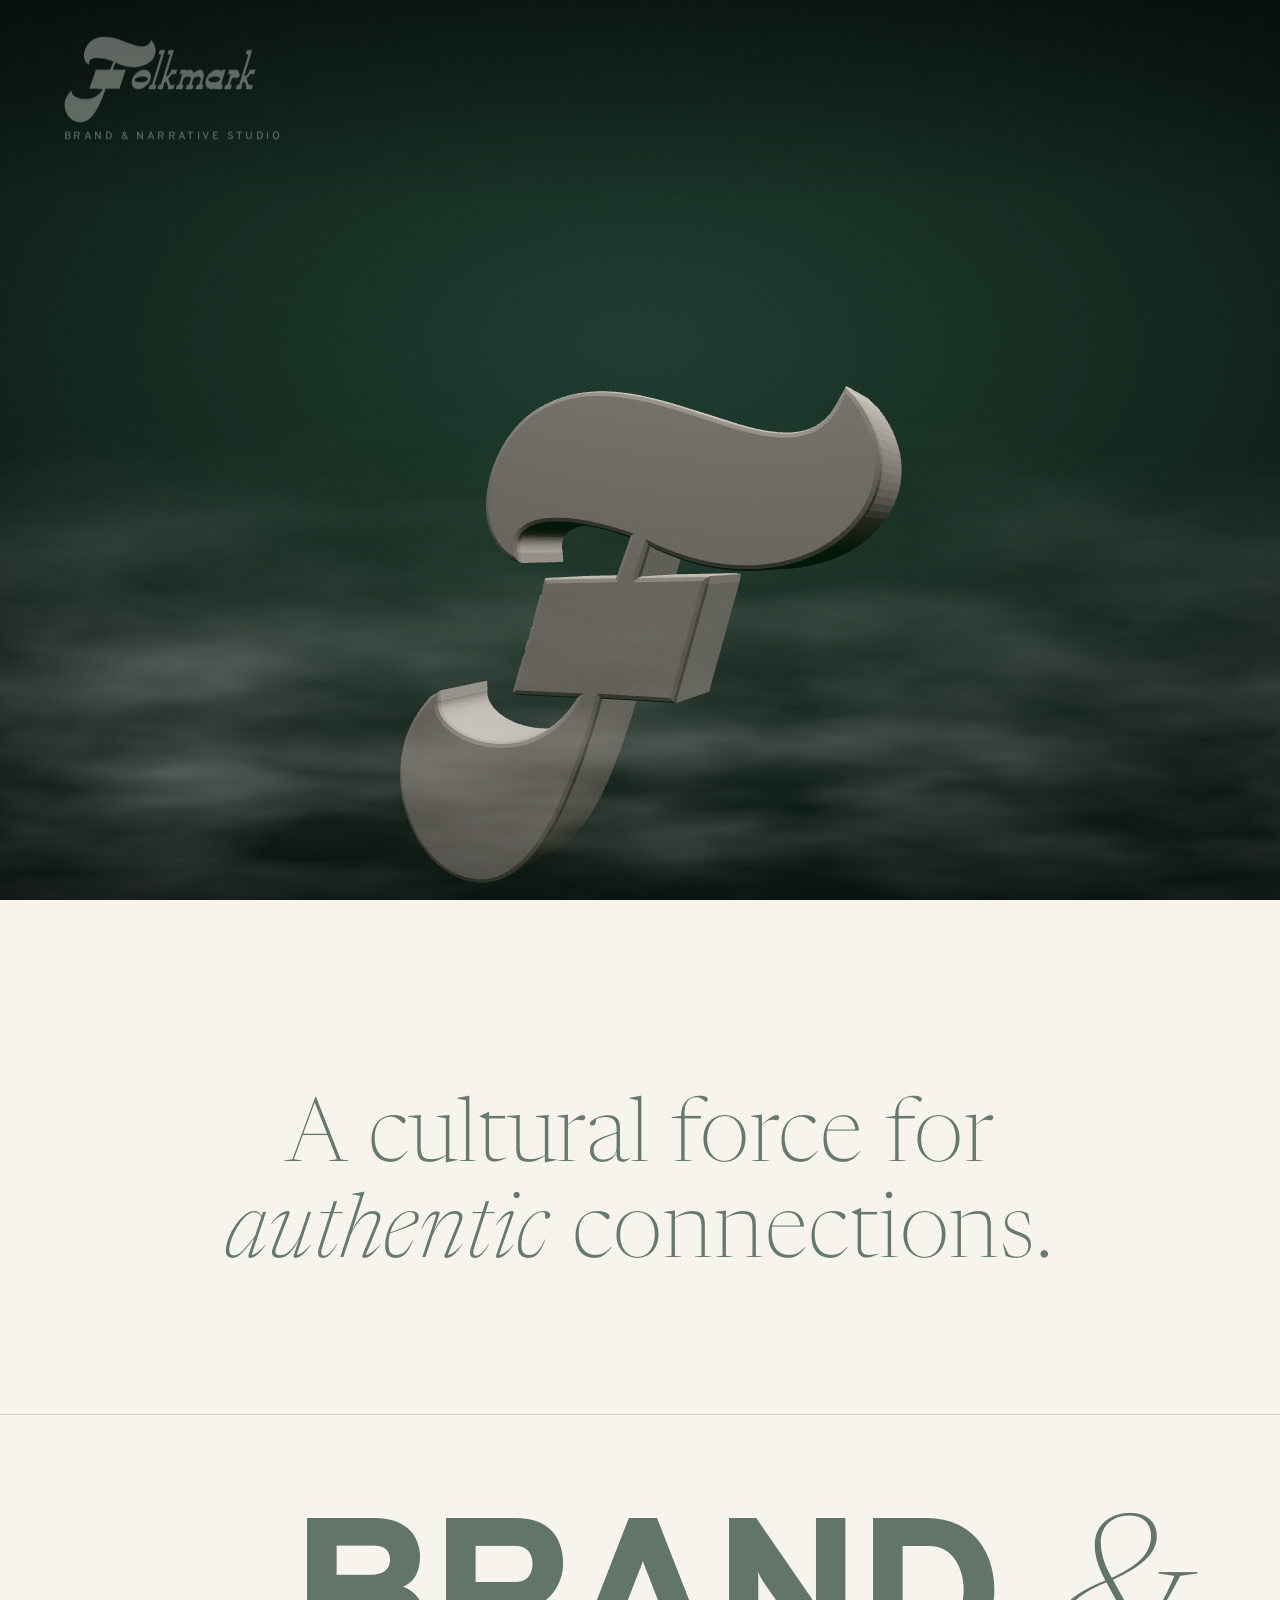
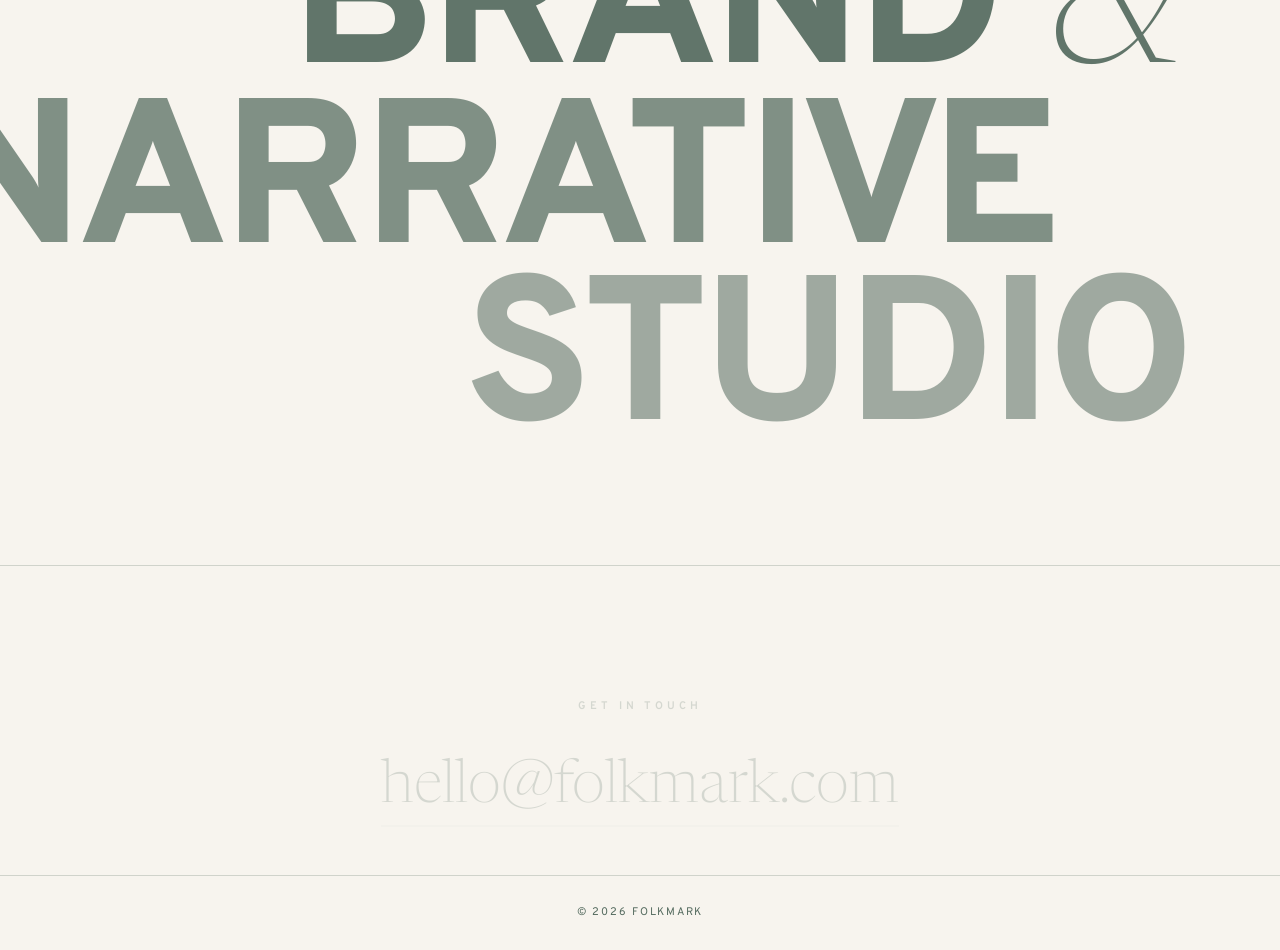
<file: index.html>
<!doctype html>
<html lang="en">
<head>
  <meta charset="utf-8">
  <meta name="viewport" content="width=device-width, initial-scale=1">

  <!-- Primary meta -->
  <title>Folkmark</title>
  <meta name="description" content="Folkmark is a brand and narrative studio — a cultural force for authentic connections.">
  <meta name="theme-color" content="#0A1510">

  <!-- Open Graph -->
  <meta property="og:type" content="website">
  <meta property="og:title" content="Folkmark">
  <meta property="og:description" content="A brand and narrative studio — a cultural force for authentic connections.">
  <meta property="og:url" content="https://folkmark.com/">
  <!-- Placeholder OG image: add a 1200×630 og-image.png to the project root. -->
  <meta property="og:image" content="og-image.png">

  <!-- Twitter -->
  <meta name="twitter:card" content="summary_large_image">
  <meta name="twitter:title" content="Folkmark">
  <meta name="twitter:description" content="A brand and narrative studio — a cultural force for authentic connections.">

  <!-- Favicon: the painted F, inline (no external file, no 404). -->
  <link rel="icon" href="data:image/svg+xml,%3Csvg xmlns='http://www.w3.org/2000/svg' viewBox='-130 -548 908 908'%3E%3Crect x='-130' y='-548' width='908' height='908' rx='109' fill='%231D3C2E'/%3E%3Cpath d='M1.23 -1.81 C-20.06 65.43 182.27 126.48 264.38 -15.01 C235.52 -15.36 149.30 -16.58 149.30 -16.58 C149.30 -16.58 204.63 -176.90 204.63 -176.90 C204.63 -176.90 323.94 -177.43 323.94 -177.43 C323.94 -177.43 342.78 -220.32 352.74 -247.23 C225.15 -293.12 129.31 -284.23 150.03 -217.38 C63.46 -262.58 108.81 -398.77 190.55 -437.57 C378.35 -526.70 600.63 -264.51 673.38 -428.57 C790.05 -282.53 604.11 -121.31 369.89 -239.24 C366.04 -229.39 347.33 -177.10 347.33 -177.10 C347.33 -177.10 456.98 -177.57 456.98 -177.57 C456.98 -177.57 402.70 -12.97 402.70 -12.97 C402.70 -12.97 330.21 -14.58 286.62 -15.43 C236.40 132.00 173.78 270.28 70.93 267.90 C-48.33 265.14 -118.09 94.92 1.23 -1.81Z' fill='%23F7F4EE'/%3E%3C/svg%3E">

  <!-- Fonts: Newsreader ExtraLight (display — a thin, Mincho-like serif)
       + Overpass (UI/body — American highway gothic). -->
  <link rel="preconnect" href="https://fonts.googleapis.com">
  <link rel="preconnect" href="https://fonts.gstatic.com" crossorigin>
  <link rel="stylesheet" href="https://fonts.googleapis.com/css2?family=Newsreader:ital,opsz,wght@0,6..72,200..300;1,6..72,200..300&family=Overpass:wght@400;600;700;800&display=swap">

  <link rel="stylesheet" href="styles.css">

  <!-- Decide up front whether this device gets the live 3D mark, so the
       still can stay hidden while the mark rises out of the fog instead of
       flashing first. Phones, reduced-motion and constrained devices keep
       the still (and so does no-JS, since this never runs). -->
  <script>
    (function () {
      try {
        var mm = window.matchMedia, c = navigator.connection, ok = true;
        if (mm && (mm('(prefers-reduced-motion: reduce)').matches || mm('(pointer: coarse)').matches)) { ok = false; }
        if (c && (c.saveData || /(?:^|-)2g$/.test(c.effectiveType || ''))) { ok = false; }
        if (typeof navigator.deviceMemory === 'number' && navigator.deviceMemory < 4) { ok = false; }
        if (ok) { document.documentElement.classList.add('has-3d'); }
      } catch (e) {}
    }());
  </script>
</head>
<body>

  <!-- ============================================================
       HERO — full viewport; the 3D mark sits behind the wordmark
       ============================================================ -->
  <header class="hero" id="top" data-scroll>

    <!-- Masthead lockup: quiet wordmark + studio descriptor, top-left.
         pointer-events are disabled in CSS so the 3D scene stays draggable. -->
    <div class="hero__masthead">
      <!-- The Folkmark logotype: the painted F with sign-painter lowercase
           (built by brand/source/logotype.py). The name is in the h1's
           text for search and screen readers; the drawing is decorative. -->
      <h1 class="wordmark"><span class="visually-hidden">Folkmark</span><svg class="wordmark__logo" viewBox="-65 -460 1622 732" fill="currentColor" aria-hidden="true" focusable="false"><path d="M1.23 -1.81 C-20.06 65.43 182.27 126.48 264.38 -15.01 C235.52 -15.36 149.30 -16.58 149.30 -16.58 C149.30 -16.58 204.63 -176.90 204.63 -176.90 C204.63 -176.90 323.94 -177.43 323.94 -177.43 C323.94 -177.43 342.78 -220.32 352.74 -247.23 C225.15 -293.12 129.31 -284.23 150.03 -217.38 C63.46 -262.58 108.81 -398.77 190.55 -437.57 C378.35 -526.70 600.63 -264.51 673.38 -428.57 C790.05 -282.53 604.11 -121.31 369.89 -239.24 C366.04 -229.39 347.33 -177.10 347.33 -177.10 C347.33 -177.10 456.98 -177.57 456.98 -177.57 C456.98 -177.57 402.70 -12.97 402.70 -12.97 C402.70 -12.97 330.21 -14.58 286.62 -15.43 C236.40 132.00 173.78 270.28 70.93 267.90 C-48.33 265.14 -118.09 94.92 1.23 -1.81Z"/><path d="M663.5 -93.5 L660.9 -86.5 L658.4 -80.7 L654.9 -73.8 L651.6 -68.3 L647.1 -61.7 L643.2 -56.5 L638.0 -50.4 L632.3 -44.5 L626.3 -39.1 L621.2 -35.0 L614.8 -30.4 L609.4 -27.0 L602.6 -23.3 L597.0 -20.7 L590.1 -18.0 L583.1 -15.8 L577.4 -14.5 L570.5 -13.5 L565.0 -13.0 L558.4 -13.1 L553.2 -13.6 L547.0 -14.8 L542.2 -16.2 L538.9 -17.5 L536.6 -18.5 L533.4 -20.1 L531.3 -21.3 L528.4 -23.3 L526.6 -24.7 L523.0 -27.9 L520.6 -30.4 L519.1 -32.2 L516.2 -36.0 L514.4 -39.1 L513.3 -41.2 L511.2 -45.7 L510.0 -49.1 L509.3 -51.6 L508.1 -56.5 L507.5 -60.4 L507.0 -65.6 L506.9 -69.6 L507.0 -73.7 L507.4 -78.0 L508.2 -83.6 L509.0 -87.8 L510.1 -92.2 L511.8 -97.8 L513.4 -102.2 L515.2 -106.4 L517.1 -110.7 L520.0 -116.2 L522.4 -120.4 L525.0 -124.4 L527.8 -128.4 L531.6 -133.5 L534.8 -137.3 L538.1 -140.9 L541.5 -144.4 L546.1 -148.8 L549.8 -152.0 L554.8 -155.9 L558.8 -158.7 L564.1 -162.1 L568.2 -164.6 L572.3 -166.7 L576.5 -168.7 L582.0 -171.0 L586.3 -172.5 L591.8 -174.2 L596.1 -175.2 L601.6 -176.2 L605.8 -176.7 L609.9 -177.0 L615.1 -177.0 L619.0 -176.7 L622.9 -176.2 L626.7 -175.5 L631.4 -174.2 L634.9 -173.0 L639.3 -171.0 L642.5 -169.3 L645.5 -167.4 L648.3 -165.3 L651.8 -162.2 L654.3 -159.6 L656.5 -156.9 L658.6 -154.0 L661.0 -149.9 L662.6 -146.6 L664.0 -143.2 L665.3 -139.6 L666.5 -134.8 L667.2 -130.9 L667.8 -125.7 L667.9 -121.7 L667.8 -116.3 L667.5 -112.1 L666.9 -107.9 L666.1 -103.5 L664.8 -97.9 L663.5 -93.5Z M643.0 -95.2 L643.4 -97.7 L643.2 -100.1 L642.4 -102.5 L641.2 -104.7 L639.5 -106.7 L637.1 -108.8 L634.1 -110.8 L630.6 -112.6 L626.7 -114.2 L622.3 -115.6 L617.5 -116.8 L612.5 -117.7 L607.9 -118.3 L602.4 -118.8 L596.7 -119.0 L590.8 -118.9 L585.1 -118.6 L579.2 -118.1 L573.5 -117.3 L567.9 -116.2 L562.5 -114.9 L557.4 -113.4 L552.7 -111.7 L548.9 -110.1 L545.0 -108.1 L541.4 -106.0 L538.3 -103.7 L535.8 -101.3 L533.9 -98.9 L532.5 -96.4 L531.7 -94.0 L531.5 -91.5 L531.8 -89.3 L532.6 -87.1 L534.0 -84.9 L535.7 -83.0 L537.7 -81.3 L540.2 -79.5 L543.6 -77.8 L546.8 -76.3 L551.0 -74.9 L554.9 -73.8 L559.8 -72.8 L564.2 -72.1 L568.7 -71.5 L573.4 -71.2 L579.1 -71.0 L584.0 -71.1 L588.9 -71.3 L594.7 -71.8 L599.6 -72.5 L605.1 -73.4 L609.8 -74.4 L614.9 -75.8 L619.2 -77.2 L623.1 -78.7 L626.7 -80.3 L630.5 -82.2 L633.6 -84.2 L636.5 -86.3 L638.9 -88.5 L640.7 -90.7 L642.1 -92.9 L643.0 -95.2Z M922.8 -177.0 L967.3 -177.0 L967.1 -175.6 L967.3 -174.3 L967.7 -173.2 L968.4 -172.0 L969.2 -171.2 L970.3 -170.6 L971.4 -170.2 L972.9 -170.0 L974.5 -170.2 L976.0 -170.5 L981.3 -173.0 L984.4 -174.2 L988.1 -175.4 L991.7 -176.3 L995.3 -176.8 L998.8 -177.0 L1002.2 -176.8 L1005.4 -176.3 L1009.1 -175.2 L1012.1 -173.9 L1015.4 -171.9 L1018.0 -169.9 L1019.8 -168.1 L1021.2 -166.6 L1023.7 -163.2 L1025.6 -160.0 L1027.8 -155.2 L1028.5 -154.0 L1029.4 -153.2 L1030.3 -152.7 L1031.4 -152.3 L1032.8 -152.1 L1034.3 -152.2 L1036.0 -152.5 L1037.6 -153.2 L1039.0 -154.0 L1040.4 -155.2 L1045.6 -160.0 L1049.3 -163.2 L1053.9 -166.6 L1058.5 -169.5 L1062.2 -171.5 L1066.0 -173.3 L1069.8 -174.7 L1073.5 -175.8 L1077.8 -176.6 L1081.4 -177.0 L1085.5 -176.9 L1089.4 -176.3 L1092.6 -175.4 L1096.1 -173.9 L1099.4 -171.9 L1102.4 -169.5 L1105.2 -166.5 L1106.9 -164.4 L1108.1 -162.6 L1110.2 -158.7 L1112.3 -153.7 L1113.9 -148.3 L1114.9 -143.2 L1115.6 -137.0 L1115.9 -130.3 L1115.7 -124.4 L1115.0 -117.3 L1114.1 -111.0 L1112.5 -103.6 L1110.5 -95.9 L1098.6 -57.0 L1098.2 -55.4 L1098.3 -53.6 L1098.6 -52.6 L1098.9 -51.8 L1100.0 -50.5 L1100.6 -49.9 L1101.6 -49.5 L1102.6 -49.2 L1103.7 -49.0 L1113.6 -49.0 L1102.6 -13.0 L1046.6 -13.0 L1057.6 -49.0 L1067.5 -49.0 L1068.7 -49.2 L1070.0 -49.5 L1072.0 -50.3 L1074.0 -51.8 L1075.6 -53.4 L1076.9 -55.4 L1077.6 -57.0 L1089.2 -95.0 L1089.8 -97.4 L1090.0 -99.6 L1090.0 -101.8 L1089.7 -103.8 L1089.1 -105.8 L1088.3 -107.8 L1087.2 -109.6 L1085.8 -111.3 L1084.3 -112.8 L1082.5 -114.2 L1080.4 -115.4 L1078.2 -116.5 L1075.9 -117.4 L1073.3 -118.1 L1070.7 -118.6 L1067.9 -118.9 L1065.1 -119.0 L1062.1 -118.9 L1059.1 -118.6 L1056.2 -118.1 L1053.2 -117.4 L1050.3 -116.5 L1047.4 -115.4 L1044.7 -114.2 L1042.0 -112.8 L1039.5 -111.3 L1037.1 -109.6 L1034.9 -107.8 L1032.9 -105.8 L1031.1 -103.8 L1029.5 -101.8 L1028.2 -99.6 L1027.1 -97.4 L1026.2 -95.0 L1014.6 -57.0 L1014.2 -55.4 L1014.3 -53.6 L1014.6 -52.6 L1014.9 -51.8 L1016.0 -50.5 L1016.6 -49.9 L1017.6 -49.5 L1018.6 -49.2 L1019.7 -49.0 L1029.6 -49.0 L1018.6 -13.0 L962.6 -13.0 L973.6 -49.0 L983.5 -49.0 L984.7 -49.2 L986.0 -49.5 L988.0 -50.3 L990.0 -51.8 L991.6 -53.4 L992.9 -55.4 L993.6 -57.0 L1005.2 -95.0 L1005.8 -97.4 L1006.0 -99.6 L1006.0 -101.8 L1005.7 -103.8 L1005.1 -105.8 L1004.3 -107.8 L1003.2 -109.6 L1001.8 -111.3 L1000.3 -112.8 L998.5 -114.2 L996.4 -115.4 L994.2 -116.5 L991.9 -117.4 L989.3 -118.1 L986.7 -118.6 L983.9 -118.9 L981.1 -119.0 L978.1 -118.9 L975.1 -118.6 L972.2 -118.1 L969.2 -117.4 L966.3 -116.5 L963.4 -115.4 L960.7 -114.2 L958.0 -112.8 L955.5 -111.3 L953.1 -109.6 L950.9 -107.8 L948.9 -105.8 L947.1 -103.8 L945.5 -101.8 L944.2 -99.6 L943.1 -97.4 L942.2 -95.0 L930.6 -57.0 L930.2 -55.4 L930.3 -53.6 L930.6 -52.6 L930.9 -51.8 L932.0 -50.5 L932.8 -49.9 L933.6 -49.5 L934.6 -49.2 L935.7 -49.0 L945.6 -49.0 L934.6 -13.0 L878.6 -13.0 L889.6 -49.0 L899.5 -49.0 L900.9 -49.2 L902.2 -49.5 L904.4 -50.6 L906.4 -52.1 L908.0 -53.9 L909.1 -55.8 L909.6 -57.0 L932.9 -133.2 L933.1 -134.4 L933.2 -135.5 L933.0 -136.8 L932.7 -137.8 L932.1 -138.8 L931.4 -139.5 L930.6 -140.1 L929.6 -140.6 L928.6 -140.9 L927.5 -141.0 L911.8 -141.0 L922.8 -177.0Z M1211.9 -13.0 L1211.1 -15.0 L1210.4 -15.8 L1209.8 -16.4 L1209.0 -16.9 L1208.1 -17.3 L1206.3 -17.6 L1205.1 -17.5 L1203.9 -17.3 L1197.6 -15.4 L1192.5 -14.3 L1187.4 -13.5 L1183.5 -13.1 L1178.5 -13.0 L1173.7 -13.3 L1169.0 -14.0 L1164.6 -15.1 L1161.3 -16.2 L1157.2 -17.9 L1154.2 -19.5 L1150.5 -22.0 L1147.1 -24.7 L1143.9 -27.8 L1141.7 -30.4 L1139.1 -34.0 L1137.3 -37.0 L1135.2 -41.2 L1133.5 -45.7 L1132.1 -50.4 L1131.1 -55.3 L1130.4 -60.4 L1130.1 -65.6 L1130.1 -71.1 L1130.5 -76.6 L1131.3 -82.2 L1132.5 -87.9 L1134.0 -93.6 L1135.8 -99.3 L1138.0 -105.0 L1140.5 -110.7 L1143.3 -116.3 L1145.6 -120.4 L1148.9 -125.7 L1151.6 -129.7 L1155.3 -134.7 L1158.4 -138.5 L1162.5 -143.2 L1165.9 -146.6 L1169.3 -149.9 L1172.8 -153.0 L1177.5 -156.9 L1181.3 -159.6 L1186.2 -163.0 L1190.1 -165.3 L1195.2 -168.0 L1199.1 -169.9 L1203.1 -171.6 L1207.0 -173.0 L1210.9 -174.2 L1214.8 -175.2 L1218.6 -176.0 L1222.5 -176.6 L1226.3 -176.9 L1230.0 -177.0 L1233.6 -176.9 L1237.2 -176.5 L1240.6 -176.0 L1243.0 -175.5 L1246.3 -174.6 L1249.5 -173.4 L1252.6 -172.0 L1255.5 -170.5 L1259.4 -168.1 L1260.9 -167.7 L1262.6 -167.6 L1264.4 -167.9 L1266.1 -168.5 L1267.9 -169.5 L1269.3 -170.6 L1270.5 -172.0 L1271.6 -173.4 L1272.3 -175.0 L1272.9 -177.0 L1300.4 -177.0 L1263.6 -56.2 L1263.4 -54.1 L1263.5 -53.2 L1263.9 -52.2 L1264.3 -51.5 L1264.9 -50.7 L1265.7 -50.0 L1266.4 -49.6 L1267.6 -49.2 L1268.9 -49.0 L1278.8 -49.0 L1267.8 -13.0 L1211.9 -13.0Z M1254.7 -96.4 L1254.9 -98.9 L1254.6 -101.3 L1253.7 -103.7 L1252.4 -105.8 L1250.7 -107.8 L1248.4 -109.8 L1245.5 -111.7 L1242.3 -113.4 L1238.6 -114.9 L1234.6 -116.2 L1230.2 -117.3 L1225.6 -118.1 L1221.5 -118.6 L1216.5 -118.9 L1211.4 -119.0 L1206.2 -118.8 L1200.9 -118.4 L1195.7 -117.7 L1190.6 -116.8 L1186.4 -115.8 L1181.8 -114.4 L1177.3 -112.9 L1173.1 -111.1 L1169.7 -109.4 L1166.3 -107.4 L1163.2 -105.2 L1160.6 -102.9 L1158.5 -100.7 L1157.0 -98.5 L1155.7 -96.0 L1155.0 -93.5 L1154.8 -91.0 L1155.1 -88.9 L1155.9 -86.7 L1157.1 -84.5 L1158.7 -82.6 L1160.9 -80.6 L1163.2 -78.9 L1166.3 -77.2 L1169.3 -75.8 L1173.1 -74.4 L1176.6 -73.4 L1181.0 -72.5 L1185.0 -71.8 L1189.9 -71.3 L1194.1 -71.1 L1198.4 -71.0 L1203.6 -71.2 L1208.0 -71.5 L1213.2 -72.2 L1217.5 -72.9 L1222.4 -74.0 L1226.5 -75.1 L1231.0 -76.6 L1234.7 -78.1 L1238.1 -79.6 L1241.3 -81.3 L1244.5 -83.3 L1247.2 -85.3 L1249.6 -87.5 L1251.5 -89.7 L1253.0 -91.9 L1254.1 -94.3 L1254.7 -96.4Z M1331.1 -177.0 L1375.6 -177.0 L1376.6 -175.9 L1377.7 -175.2 L1379.1 -174.8 L1380.6 -174.6 L1382.8 -174.9 L1386.1 -176.1 L1388.4 -176.6 L1390.5 -176.9 L1392.6 -177.0 L1394.4 -176.8 L1396.3 -176.4 L1397.9 -175.9 L1399.5 -175.1 L1401.7 -173.6 L1403.5 -171.9 L1405.2 -169.8 L1407.0 -167.0 L1408.5 -163.6 L1409.9 -159.3 L1410.9 -155.1 L1411.7 -149.8 L1412.3 -147.9 L1412.9 -146.7 L1413.7 -145.6 L1416.0 -143.4 L1417.2 -142.0 L1418.0 -140.7 L1418.8 -139.1 L1419.5 -136.6 L1419.8 -133.9 L1419.7 -131.1 L1419.1 -128.1 L1418.0 -125.2 L1416.8 -122.7 L1415.1 -120.0 L1413.0 -117.4 L1410.5 -114.9 L1407.9 -112.8 L1405.0 -111.0 L1402.4 -109.7 L1400.4 -108.9 L1397.9 -108.2 L1395.8 -107.8 L1393.7 -107.6 L1391.4 -107.6 L1388.0 -108.0 L1385.9 -108.0 L1384.4 -109.0 L1382.7 -109.8 L1381.0 -110.2 L1379.0 -110.4 L1377.4 -110.4 L1375.7 -110.1 L1373.8 -109.6 L1372.1 -109.0 L1369.3 -108.9 L1365.5 -108.3 L1363.7 -107.9 L1361.9 -107.2 L1360.0 -106.2 L1358.3 -105.1 L1356.7 -103.9 L1355.2 -102.5 L1353.8 -100.9 L1352.6 -99.4 L1351.4 -97.2 L1350.5 -94.9 L1338.9 -57.0 L1338.6 -55.4 L1338.6 -53.6 L1338.9 -52.6 L1339.2 -51.8 L1340.3 -50.5 L1341.0 -49.9 L1341.9 -49.5 L1342.9 -49.2 L1344.0 -49.0 L1353.9 -49.0 L1342.9 -13.0 L1286.9 -13.0 L1297.9 -49.0 L1307.8 -49.0 L1309.2 -49.2 L1310.5 -49.5 L1312.7 -50.6 L1314.7 -52.1 L1316.3 -53.9 L1317.4 -55.8 L1317.9 -57.0 L1341.2 -133.2 L1341.4 -134.4 L1341.5 -135.5 L1341.3 -136.8 L1341.0 -137.8 L1340.5 -138.7 L1339.7 -139.5 L1338.9 -140.1 L1337.9 -140.6 L1336.9 -140.9 L1335.8 -141.0 L1320.1 -141.0 L1331.1 -177.0Z M744.1 -343.0 L788.6 -343.0 L701.0 -56.6 L700.8 -54.5 L701.1 -52.6 L701.6 -51.6 L702.1 -50.9 L702.8 -50.2 L703.7 -49.7 L705.0 -49.2 L706.3 -49.0 L716.2 -49.0 L705.2 -13.0 L649.2 -13.0 L660.2 -49.0 L670.1 -49.0 L671.5 -49.2 L673.2 -49.7 L675.3 -50.8 L677.3 -52.4 L678.9 -54.3 L680.0 -56.6 L754.2 -299.2 L754.4 -300.4 L754.5 -301.7 L754.4 -302.8 L754.0 -303.8 L753.5 -304.7 L752.9 -305.4 L751.9 -306.1 L751.0 -306.6 L749.9 -306.9 L748.8 -307.0 L733.1 -307.0 L744.1 -343.0Z M819.4 -343.0 L863.9 -343.0 L799.1 -131.1 L798.8 -129.4 L798.8 -127.7 L799.3 -126.2 L800.2 -124.8 L801.4 -123.9 L802.9 -123.3 L804.6 -123.1 L806.6 -123.4 L808.5 -124.0 L810.2 -124.9 L811.5 -125.8 L812.7 -126.9 L832.2 -149.1 L833.6 -150.9 L834.4 -152.7 L841.8 -177.0 L892.2 -177.0 L881.2 -141.0 L853.6 -141.0 L852.4 -140.8 L851.1 -140.5 L848.8 -139.5 L847.3 -138.4 L846.0 -137.2 L819.5 -107.2 L818.7 -106.2 L817.9 -104.8 L817.4 -103.7 L817.1 -102.3 L817.0 -100.6 L817.3 -99.0 L833.1 -52.7 L833.6 -51.6 L834.3 -50.7 L835.1 -50.0 L836.0 -49.5 L837.2 -49.2 L838.3 -49.0 L869.9 -49.0 L858.9 -13.0 L809.9 -13.0 L814.8 -29.2 L815.1 -31.1 L814.9 -32.8 L801.3 -72.4 L800.9 -73.1 L800.2 -73.9 L799.4 -74.5 L798.5 -75.0 L797.4 -75.3 L796.3 -75.4 L795.1 -75.4 L793.9 -75.2 L792.2 -74.6 L790.8 -73.9 L789.5 -73.0 L788.3 -71.9 L778.5 -60.9 L777.5 -59.4 L776.8 -58.0 L776.2 -56.2 L775.9 -55.0 L775.9 -53.8 L776.1 -52.6 L776.5 -51.4 L777.1 -50.4 L778.0 -49.6 L778.9 -49.0 L767.9 -13.0 L724.5 -13.0 L735.5 -49.0 L745.4 -49.0 L746.8 -49.2 L748.4 -49.7 L750.6 -50.8 L752.6 -52.4 L754.2 -54.3 L755.3 -56.6 L829.5 -299.2 L829.7 -300.4 L829.8 -301.7 L829.6 -302.8 L829.3 -303.8 L828.8 -304.7 L828.2 -305.4 L827.2 -306.1 L826.3 -306.6 L825.2 -306.9 L824.1 -307.0 L808.4 -307.0 L819.4 -343.0Z M1480.8 -343.0 L1525.3 -343.0 L1460.5 -131.1 L1460.2 -129.4 L1460.2 -127.7 L1460.7 -126.2 L1461.5 -125.0 L1462.7 -124.0 L1464.3 -123.3 L1466.0 -123.1 L1468.0 -123.4 L1469.9 -124.0 L1471.6 -124.9 L1472.9 -125.8 L1474.1 -126.9 L1493.6 -149.1 L1495.0 -150.9 L1495.8 -152.7 L1503.2 -177.0 L1553.6 -177.0 L1542.6 -141.0 L1515.0 -141.0 L1513.8 -140.8 L1512.5 -140.5 L1510.2 -139.5 L1508.7 -138.4 L1507.4 -137.2 L1480.9 -107.2 L1480.0 -106.0 L1479.3 -104.8 L1478.8 -103.7 L1478.5 -102.3 L1478.4 -100.6 L1478.7 -99.0 L1494.5 -52.7 L1495.0 -51.6 L1495.7 -50.7 L1496.7 -49.9 L1497.6 -49.5 L1498.6 -49.2 L1499.7 -49.0 L1531.3 -49.0 L1520.3 -13.0 L1471.3 -13.0 L1476.2 -29.2 L1476.5 -31.1 L1476.3 -32.8 L1462.7 -72.4 L1462.2 -73.3 L1461.6 -73.9 L1460.8 -74.5 L1459.9 -75.0 L1458.8 -75.3 L1457.7 -75.4 L1456.5 -75.4 L1455.3 -75.2 L1453.8 -74.7 L1452.4 -74.0 L1451.1 -73.1 L1449.7 -71.9 L1439.9 -60.9 L1438.9 -59.4 L1438.2 -58.0 L1437.6 -56.2 L1437.4 -55.0 L1437.3 -53.8 L1437.5 -52.6 L1437.9 -51.4 L1438.5 -50.4 L1439.4 -49.6 L1440.3 -49.0 L1429.3 -13.0 L1385.9 -13.0 L1396.9 -49.0 L1406.8 -49.0 L1408.2 -49.2 L1409.9 -49.7 L1412.0 -50.8 L1414.1 -52.6 L1415.7 -54.5 L1416.7 -56.6 L1490.9 -299.2 L1491.2 -300.6 L1491.2 -301.7 L1491.0 -302.8 L1490.7 -303.8 L1490.2 -304.7 L1489.6 -305.4 L1488.6 -306.1 L1487.7 -306.6 L1486.6 -306.9 L1485.5 -307.0 L1469.8 -307.0 L1480.8 -343.0Z"/></svg></h1>
      <p class="hero__label">Brand &amp; Narrative Studio</p>
    </div>

    <!-- Atmosphere: haze drifting behind the mark, the mark, then a
         low bank drifting in front of it. Decorative (aria-hidden). -->
    <div class="hero__fog hero__fog--back" aria-hidden="true"></div>

    <!-- 3D mark mount. script.js lazily loads the native three.js mark
         (logo3d.js); until then — and for phones, reduced-motion and
         no-JS — the still render below stands in. -->
    <div class="hero__scene" id="logo-mount" aria-hidden="true">
      <img class="hero__poster" src="logo-mark.webp" alt="" width="908" height="900" decoding="async" fetchpriority="high">
    </div>

    <div class="hero__fog hero__fog--front" aria-hidden="true"></div>

    <!-- Quiet scroll cue -->
    <p class="hero__cue">Scroll</p>

  </header>

  <main>

    <!-- ==========================================================
         STATEMENT — one editorial positioning line, lots of air
         ========================================================== -->
    <section class="statement" aria-labelledby="statement-heading">
      <h2 class="statement__text" id="statement-heading">
        <span class="line" data-scroll>A cultural force for</span>
        <span class="line" data-scroll><em>authentic</em> connections.</span>
      </h2>
    </section>

    <!-- ==========================================================
         POSTER — the studio's name for itself at billboard scale, in
         Overpass at its heaviest: the industrial counterweight to the
         serif. Each line slides in along its own rail as it scrolls by.
         ========================================================== -->
    <section class="poster" aria-label="Brand and narrative studio">
      <p class="poster__type">
        <span class="poster__line" data-scroll>Brand <span class="amp">&amp;</span></span>
        <span class="poster__line" data-scroll>Narrative</span>
        <span class="poster__line" data-scroll>Studio</span>
      </p>
    </section>

    <!-- ==========================================================
         CONTACT — email as the single call-to-action
         ========================================================== -->
    <section class="contact" aria-labelledby="contact-heading">
      <h2 class="eyebrow" id="contact-heading" data-scroll>Get in touch</h2>
      <a class="contact__email" href="mailto:hello@folkmark.com" data-scroll>hello@folkmark.com</a>
    </section>

  </main>

  <!-- ============================================================
       FOOTER — hairline rule + a single line of small UI type
       ============================================================ -->
  <footer class="footer">
    <p class="footer__mark">© <span id="year">2026</span> Folkmark</p>
  </footer>

  <!-- Lenis (self-hosted, MIT): weighted smooth scrolling. script.js only
       starts it for fine pointers with motion allowed. -->
  <script src="vendor/lenis.min.js" defer></script>
  <script src="script.js" defer></script>
</body>
</html>
</file>
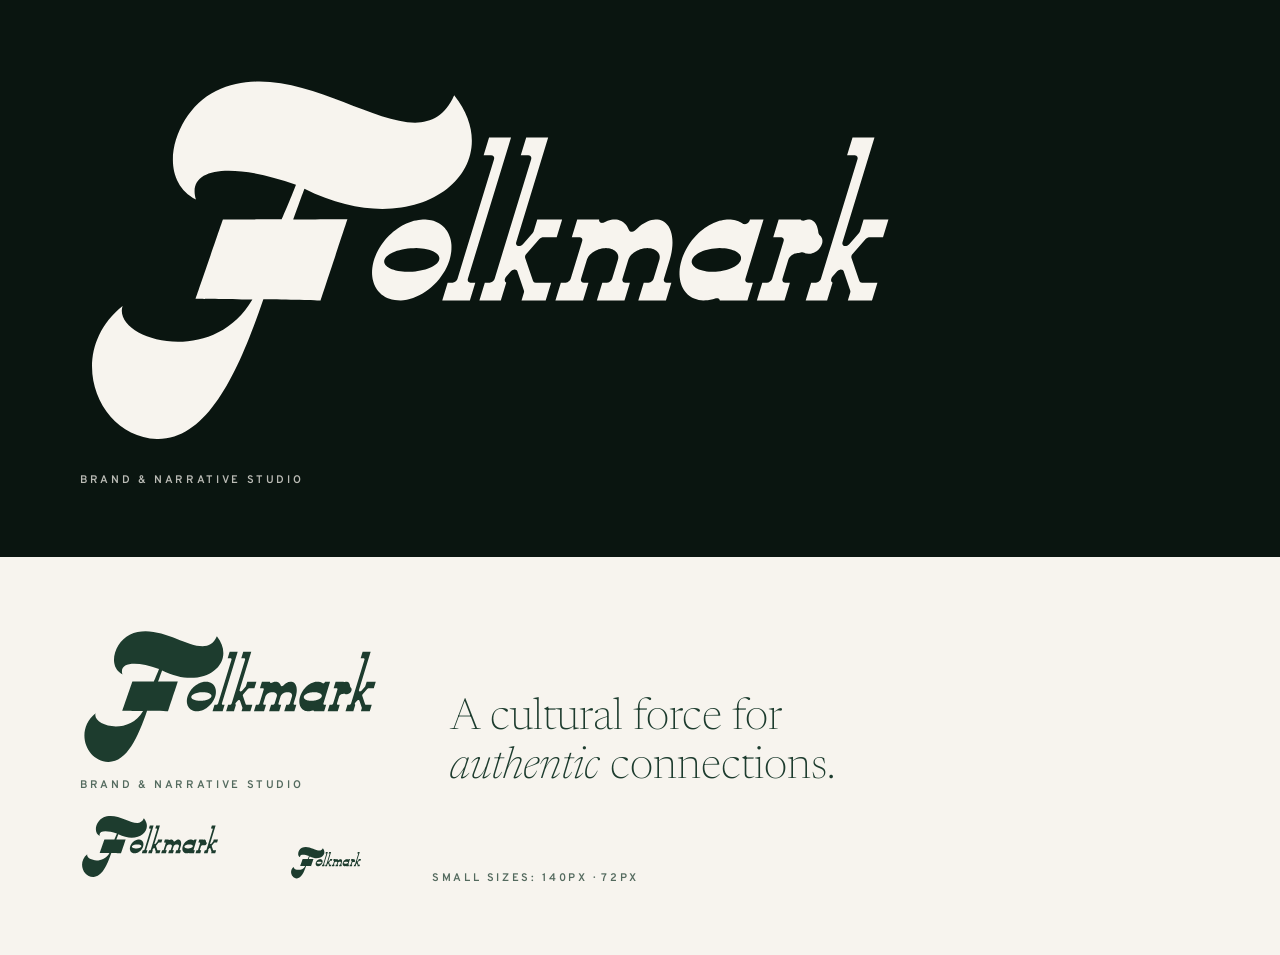
<file: brand/specimen.html>
<!doctype html><html><head><meta charset="utf-8"><title>Folkmark logotype</title>
<link rel="stylesheet" href="https://fonts.googleapis.com/css2?family=Newsreader:ital,opsz,wght@0,6..72,200..300;1,6..72,200..300&family=Overpass:wght@600;800&display=swap">
<style>
body{margin:0;font-family:Overpass,sans-serif}
section{padding:70px 80px;display:flex;flex-direction:column;gap:22px}
.g{background:#0A1510;color:#F7F4EE} .p{background:#F7F4EE;color:#1D3C2E}
.lab{font-weight:600;font-size:11px;letter-spacing:.24em;text-transform:uppercase;opacity:.75}
.big svg{width:820px;display:block}
.row{display:flex;gap:70px;align-items:flex-end}
.lock svg{width:300px;display:block;margin-bottom:12px}
.serif{font-family:Newsreader;font-weight:200;font-size:44px;line-height:1.1}
.serif em{font-style:italic}
.sm svg{width:140px} .xs svg{width:72px}
</style></head><body>
<section class="g"><div class="big"><svg viewBox="-85 -480 1662 772" fill="currentColor"><path d="M1.23 -1.81 C-20.06 65.43 182.27 126.48 264.38 -15.01 C235.52 -15.36 149.30 -16.58 149.30 -16.58 C149.30 -16.58 204.63 -176.90 204.63 -176.90 C204.63 -176.90 323.94 -177.43 323.94 -177.43 C323.94 -177.43 342.78 -220.32 352.74 -247.23 C225.15 -293.12 129.31 -284.23 150.03 -217.38 C63.46 -262.58 108.81 -398.77 190.55 -437.57 C378.35 -526.70 600.63 -264.51 673.38 -428.57 C790.05 -282.53 604.11 -121.31 369.89 -239.24 C366.04 -229.39 347.33 -177.10 347.33 -177.10 C347.33 -177.10 456.98 -177.57 456.98 -177.57 C456.98 -177.57 402.70 -12.97 402.70 -12.97 C402.70 -12.97 330.21 -14.58 286.62 -15.43 C236.40 132.00 173.78 270.28 70.93 267.90 C-48.33 265.14 -118.09 94.92 1.23 -1.81Z"/><path d="M663.5 -93.5 L660.9 -86.5 L658.4 -80.7 L654.9 -73.8 L651.6 -68.3 L647.1 -61.7 L643.2 -56.5 L638.0 -50.4 L632.3 -44.5 L626.3 -39.1 L621.2 -35.0 L614.8 -30.4 L609.4 -27.0 L602.6 -23.3 L597.0 -20.7 L590.1 -18.0 L583.1 -15.8 L577.4 -14.5 L570.5 -13.5 L565.0 -13.0 L558.4 -13.1 L553.2 -13.6 L547.0 -14.8 L542.2 -16.2 L538.9 -17.5 L536.6 -18.5 L533.4 -20.1 L531.3 -21.3 L528.4 -23.3 L526.6 -24.7 L523.0 -27.9 L520.6 -30.4 L519.1 -32.2 L516.2 -36.0 L514.4 -39.1 L513.3 -41.2 L511.2 -45.7 L510.0 -49.1 L509.3 -51.6 L508.1 -56.5 L507.5 -60.4 L507.0 -65.6 L506.9 -69.6 L507.0 -73.7 L507.4 -78.0 L508.2 -83.6 L509.0 -87.8 L510.1 -92.2 L511.8 -97.8 L513.4 -102.2 L515.2 -106.4 L517.1 -110.7 L520.0 -116.2 L522.4 -120.4 L525.0 -124.4 L527.8 -128.4 L531.6 -133.5 L534.8 -137.3 L538.1 -140.9 L541.5 -144.4 L546.1 -148.8 L549.8 -152.0 L554.8 -155.9 L558.8 -158.7 L564.1 -162.1 L568.2 -164.6 L572.3 -166.7 L576.5 -168.7 L582.0 -171.0 L586.3 -172.5 L591.8 -174.2 L596.1 -175.2 L601.6 -176.2 L605.8 -176.7 L609.9 -177.0 L615.1 -177.0 L619.0 -176.7 L622.9 -176.2 L626.7 -175.5 L631.4 -174.2 L634.9 -173.0 L639.3 -171.0 L642.5 -169.3 L645.5 -167.4 L648.3 -165.3 L651.8 -162.2 L654.3 -159.6 L656.5 -156.9 L658.6 -154.0 L661.0 -149.9 L662.6 -146.6 L664.0 -143.2 L665.3 -139.6 L666.5 -134.8 L667.2 -130.9 L667.8 -125.7 L667.9 -121.7 L667.8 -116.3 L667.5 -112.1 L666.9 -107.9 L666.1 -103.5 L664.8 -97.9 L663.5 -93.5Z M643.0 -95.2 L643.4 -97.7 L643.2 -100.1 L642.4 -102.5 L641.2 -104.7 L639.5 -106.7 L637.1 -108.8 L634.1 -110.8 L630.6 -112.6 L626.7 -114.2 L622.3 -115.6 L617.5 -116.8 L612.5 -117.7 L607.9 -118.3 L602.4 -118.8 L596.7 -119.0 L590.8 -118.9 L585.1 -118.6 L579.2 -118.1 L573.5 -117.3 L567.9 -116.2 L562.5 -114.9 L557.4 -113.4 L552.7 -111.7 L548.9 -110.1 L545.0 -108.1 L541.4 -106.0 L538.3 -103.7 L535.8 -101.3 L533.9 -98.9 L532.5 -96.4 L531.7 -94.0 L531.5 -91.5 L531.8 -89.3 L532.6 -87.1 L534.0 -84.9 L535.7 -83.0 L537.7 -81.3 L540.2 -79.5 L543.6 -77.8 L546.8 -76.3 L551.0 -74.9 L554.9 -73.8 L559.8 -72.8 L564.2 -72.1 L568.7 -71.5 L573.4 -71.2 L579.1 -71.0 L584.0 -71.1 L588.9 -71.3 L594.7 -71.8 L599.6 -72.5 L605.1 -73.4 L609.8 -74.4 L614.9 -75.8 L619.2 -77.2 L623.1 -78.7 L626.7 -80.3 L630.5 -82.2 L633.6 -84.2 L636.5 -86.3 L638.9 -88.5 L640.7 -90.7 L642.1 -92.9 L643.0 -95.2Z M922.8 -177.0 L967.3 -177.0 L967.1 -175.6 L967.3 -174.3 L967.7 -173.2 L968.4 -172.0 L969.2 -171.2 L970.3 -170.6 L971.4 -170.2 L972.9 -170.0 L974.5 -170.2 L976.0 -170.5 L981.3 -173.0 L984.4 -174.2 L988.1 -175.4 L991.7 -176.3 L995.3 -176.8 L998.8 -177.0 L1002.2 -176.8 L1005.4 -176.3 L1009.1 -175.2 L1012.1 -173.9 L1015.4 -171.9 L1018.0 -169.9 L1019.8 -168.1 L1021.2 -166.6 L1023.7 -163.2 L1025.6 -160.0 L1027.8 -155.2 L1028.5 -154.0 L1029.4 -153.2 L1030.3 -152.7 L1031.4 -152.3 L1032.8 -152.1 L1034.3 -152.2 L1036.0 -152.5 L1037.6 -153.2 L1039.0 -154.0 L1040.4 -155.2 L1045.6 -160.0 L1049.3 -163.2 L1053.9 -166.6 L1058.5 -169.5 L1062.2 -171.5 L1066.0 -173.3 L1069.8 -174.7 L1073.5 -175.8 L1077.8 -176.6 L1081.4 -177.0 L1085.5 -176.9 L1089.4 -176.3 L1092.6 -175.4 L1096.1 -173.9 L1099.4 -171.9 L1102.4 -169.5 L1105.2 -166.5 L1106.9 -164.4 L1108.1 -162.6 L1110.2 -158.7 L1112.3 -153.7 L1113.9 -148.3 L1114.9 -143.2 L1115.6 -137.0 L1115.9 -130.3 L1115.7 -124.4 L1115.0 -117.3 L1114.1 -111.0 L1112.5 -103.6 L1110.5 -95.9 L1098.6 -57.0 L1098.2 -55.4 L1098.3 -53.6 L1098.6 -52.6 L1098.9 -51.8 L1100.0 -50.5 L1100.6 -49.9 L1101.6 -49.5 L1102.6 -49.2 L1103.7 -49.0 L1113.6 -49.0 L1102.6 -13.0 L1046.6 -13.0 L1057.6 -49.0 L1067.5 -49.0 L1068.7 -49.2 L1070.0 -49.5 L1072.0 -50.3 L1074.0 -51.8 L1075.6 -53.4 L1076.9 -55.4 L1077.6 -57.0 L1089.2 -95.0 L1089.8 -97.4 L1090.0 -99.6 L1090.0 -101.8 L1089.7 -103.8 L1089.1 -105.8 L1088.3 -107.8 L1087.2 -109.6 L1085.8 -111.3 L1084.3 -112.8 L1082.5 -114.2 L1080.4 -115.4 L1078.2 -116.5 L1075.9 -117.4 L1073.3 -118.1 L1070.7 -118.6 L1067.9 -118.9 L1065.1 -119.0 L1062.1 -118.9 L1059.1 -118.6 L1056.2 -118.1 L1053.2 -117.4 L1050.3 -116.5 L1047.4 -115.4 L1044.7 -114.2 L1042.0 -112.8 L1039.5 -111.3 L1037.1 -109.6 L1034.9 -107.8 L1032.9 -105.8 L1031.1 -103.8 L1029.5 -101.8 L1028.2 -99.6 L1027.1 -97.4 L1026.2 -95.0 L1014.6 -57.0 L1014.2 -55.4 L1014.3 -53.6 L1014.6 -52.6 L1014.9 -51.8 L1016.0 -50.5 L1016.6 -49.9 L1017.6 -49.5 L1018.6 -49.2 L1019.7 -49.0 L1029.6 -49.0 L1018.6 -13.0 L962.6 -13.0 L973.6 -49.0 L983.5 -49.0 L984.7 -49.2 L986.0 -49.5 L988.0 -50.3 L990.0 -51.8 L991.6 -53.4 L992.9 -55.4 L993.6 -57.0 L1005.2 -95.0 L1005.8 -97.4 L1006.0 -99.6 L1006.0 -101.8 L1005.7 -103.8 L1005.1 -105.8 L1004.3 -107.8 L1003.2 -109.6 L1001.8 -111.3 L1000.3 -112.8 L998.5 -114.2 L996.4 -115.4 L994.2 -116.5 L991.9 -117.4 L989.3 -118.1 L986.7 -118.6 L983.9 -118.9 L981.1 -119.0 L978.1 -118.9 L975.1 -118.6 L972.2 -118.1 L969.2 -117.4 L966.3 -116.5 L963.4 -115.4 L960.7 -114.2 L958.0 -112.8 L955.5 -111.3 L953.1 -109.6 L950.9 -107.8 L948.9 -105.8 L947.1 -103.8 L945.5 -101.8 L944.2 -99.6 L943.1 -97.4 L942.2 -95.0 L930.6 -57.0 L930.2 -55.4 L930.3 -53.6 L930.6 -52.6 L930.9 -51.8 L932.0 -50.5 L932.8 -49.9 L933.6 -49.5 L934.6 -49.2 L935.7 -49.0 L945.6 -49.0 L934.6 -13.0 L878.6 -13.0 L889.6 -49.0 L899.5 -49.0 L900.9 -49.2 L902.2 -49.5 L904.4 -50.6 L906.4 -52.1 L908.0 -53.9 L909.1 -55.8 L909.6 -57.0 L932.9 -133.2 L933.1 -134.4 L933.2 -135.5 L933.0 -136.8 L932.7 -137.8 L932.1 -138.8 L931.4 -139.5 L930.6 -140.1 L929.6 -140.6 L928.6 -140.9 L927.5 -141.0 L911.8 -141.0 L922.8 -177.0Z M1211.9 -13.0 L1211.1 -15.0 L1210.4 -15.8 L1209.8 -16.4 L1209.0 -16.9 L1208.1 -17.3 L1206.3 -17.6 L1205.1 -17.5 L1203.9 -17.3 L1197.6 -15.4 L1192.5 -14.3 L1187.4 -13.5 L1183.5 -13.1 L1178.5 -13.0 L1173.7 -13.3 L1169.0 -14.0 L1164.6 -15.1 L1161.3 -16.2 L1157.2 -17.9 L1154.2 -19.5 L1150.5 -22.0 L1147.1 -24.7 L1143.9 -27.8 L1141.7 -30.4 L1139.1 -34.0 L1137.3 -37.0 L1135.2 -41.2 L1133.5 -45.7 L1132.1 -50.4 L1131.1 -55.3 L1130.4 -60.4 L1130.1 -65.6 L1130.1 -71.1 L1130.5 -76.6 L1131.3 -82.2 L1132.5 -87.9 L1134.0 -93.6 L1135.8 -99.3 L1138.0 -105.0 L1140.5 -110.7 L1143.3 -116.3 L1145.6 -120.4 L1148.9 -125.7 L1151.6 -129.7 L1155.3 -134.7 L1158.4 -138.5 L1162.5 -143.2 L1165.9 -146.6 L1169.3 -149.9 L1172.8 -153.0 L1177.5 -156.9 L1181.3 -159.6 L1186.2 -163.0 L1190.1 -165.3 L1195.2 -168.0 L1199.1 -169.9 L1203.1 -171.6 L1207.0 -173.0 L1210.9 -174.2 L1214.8 -175.2 L1218.6 -176.0 L1222.5 -176.6 L1226.3 -176.9 L1230.0 -177.0 L1233.6 -176.9 L1237.2 -176.5 L1240.6 -176.0 L1243.0 -175.5 L1246.3 -174.6 L1249.5 -173.4 L1252.6 -172.0 L1255.5 -170.5 L1259.4 -168.1 L1260.9 -167.7 L1262.6 -167.6 L1264.4 -167.9 L1266.1 -168.5 L1267.9 -169.5 L1269.3 -170.6 L1270.5 -172.0 L1271.6 -173.4 L1272.3 -175.0 L1272.9 -177.0 L1300.4 -177.0 L1263.6 -56.2 L1263.4 -54.1 L1263.5 -53.2 L1263.9 -52.2 L1264.3 -51.5 L1264.9 -50.7 L1265.7 -50.0 L1266.4 -49.6 L1267.6 -49.2 L1268.9 -49.0 L1278.8 -49.0 L1267.8 -13.0 L1211.9 -13.0Z M1254.7 -96.4 L1254.9 -98.9 L1254.6 -101.3 L1253.7 -103.7 L1252.4 -105.8 L1250.7 -107.8 L1248.4 -109.8 L1245.5 -111.7 L1242.3 -113.4 L1238.6 -114.9 L1234.6 -116.2 L1230.2 -117.3 L1225.6 -118.1 L1221.5 -118.6 L1216.5 -118.9 L1211.4 -119.0 L1206.2 -118.8 L1200.9 -118.4 L1195.7 -117.7 L1190.6 -116.8 L1186.4 -115.8 L1181.8 -114.4 L1177.3 -112.9 L1173.1 -111.1 L1169.7 -109.4 L1166.3 -107.4 L1163.2 -105.2 L1160.6 -102.9 L1158.5 -100.7 L1157.0 -98.5 L1155.7 -96.0 L1155.0 -93.5 L1154.8 -91.0 L1155.1 -88.9 L1155.9 -86.7 L1157.1 -84.5 L1158.7 -82.6 L1160.9 -80.6 L1163.2 -78.9 L1166.3 -77.2 L1169.3 -75.8 L1173.1 -74.4 L1176.6 -73.4 L1181.0 -72.5 L1185.0 -71.8 L1189.9 -71.3 L1194.1 -71.1 L1198.4 -71.0 L1203.6 -71.2 L1208.0 -71.5 L1213.2 -72.2 L1217.5 -72.9 L1222.4 -74.0 L1226.5 -75.1 L1231.0 -76.6 L1234.7 -78.1 L1238.1 -79.6 L1241.3 -81.3 L1244.5 -83.3 L1247.2 -85.3 L1249.6 -87.5 L1251.5 -89.7 L1253.0 -91.9 L1254.1 -94.3 L1254.7 -96.4Z M1331.1 -177.0 L1375.6 -177.0 L1376.6 -175.9 L1377.7 -175.2 L1379.1 -174.8 L1380.6 -174.6 L1382.8 -174.9 L1386.1 -176.1 L1388.4 -176.6 L1390.5 -176.9 L1392.6 -177.0 L1394.4 -176.8 L1396.3 -176.4 L1397.9 -175.9 L1399.5 -175.1 L1401.7 -173.6 L1403.5 -171.9 L1405.2 -169.8 L1407.0 -167.0 L1408.5 -163.6 L1409.9 -159.3 L1410.9 -155.1 L1411.7 -149.8 L1412.3 -147.9 L1412.9 -146.7 L1413.7 -145.6 L1416.0 -143.4 L1417.2 -142.0 L1418.0 -140.7 L1418.8 -139.1 L1419.5 -136.6 L1419.8 -133.9 L1419.7 -131.1 L1419.1 -128.1 L1418.0 -125.2 L1416.8 -122.7 L1415.1 -120.0 L1413.0 -117.4 L1410.5 -114.9 L1407.9 -112.8 L1405.0 -111.0 L1402.4 -109.7 L1400.4 -108.9 L1397.9 -108.2 L1395.8 -107.8 L1393.7 -107.6 L1391.4 -107.6 L1388.0 -108.0 L1385.9 -108.0 L1384.4 -109.0 L1382.7 -109.8 L1381.0 -110.2 L1379.0 -110.4 L1377.4 -110.4 L1375.7 -110.1 L1373.8 -109.6 L1372.1 -109.0 L1369.3 -108.9 L1365.5 -108.3 L1363.7 -107.9 L1361.9 -107.2 L1360.0 -106.2 L1358.3 -105.1 L1356.7 -103.9 L1355.2 -102.5 L1353.8 -100.9 L1352.6 -99.4 L1351.4 -97.2 L1350.5 -94.9 L1338.9 -57.0 L1338.6 -55.4 L1338.6 -53.6 L1338.9 -52.6 L1339.2 -51.8 L1340.3 -50.5 L1341.0 -49.9 L1341.9 -49.5 L1342.9 -49.2 L1344.0 -49.0 L1353.9 -49.0 L1342.9 -13.0 L1286.9 -13.0 L1297.9 -49.0 L1307.8 -49.0 L1309.2 -49.2 L1310.5 -49.5 L1312.7 -50.6 L1314.7 -52.1 L1316.3 -53.9 L1317.4 -55.8 L1317.9 -57.0 L1341.2 -133.2 L1341.4 -134.4 L1341.5 -135.5 L1341.3 -136.8 L1341.0 -137.8 L1340.5 -138.7 L1339.7 -139.5 L1338.9 -140.1 L1337.9 -140.6 L1336.9 -140.9 L1335.8 -141.0 L1320.1 -141.0 L1331.1 -177.0Z M744.1 -343.0 L788.6 -343.0 L701.0 -56.6 L700.8 -54.5 L701.1 -52.6 L701.6 -51.6 L702.1 -50.9 L702.8 -50.2 L703.7 -49.7 L705.0 -49.2 L706.3 -49.0 L716.2 -49.0 L705.2 -13.0 L649.2 -13.0 L660.2 -49.0 L670.1 -49.0 L671.5 -49.2 L673.2 -49.7 L675.3 -50.8 L677.3 -52.4 L678.9 -54.3 L680.0 -56.6 L754.2 -299.2 L754.4 -300.4 L754.5 -301.7 L754.4 -302.8 L754.0 -303.8 L753.5 -304.7 L752.9 -305.4 L751.9 -306.1 L751.0 -306.6 L749.9 -306.9 L748.8 -307.0 L733.1 -307.0 L744.1 -343.0Z M819.4 -343.0 L863.9 -343.0 L799.1 -131.1 L798.8 -129.4 L798.8 -127.7 L799.3 -126.2 L800.2 -124.8 L801.4 -123.9 L802.9 -123.3 L804.6 -123.1 L806.6 -123.4 L808.5 -124.0 L810.2 -124.9 L811.5 -125.8 L812.7 -126.9 L832.2 -149.1 L833.6 -150.9 L834.4 -152.7 L841.8 -177.0 L892.2 -177.0 L881.2 -141.0 L853.6 -141.0 L852.4 -140.8 L851.1 -140.5 L848.8 -139.5 L847.3 -138.4 L846.0 -137.2 L819.5 -107.2 L818.7 -106.2 L817.9 -104.8 L817.4 -103.7 L817.1 -102.3 L817.0 -100.6 L817.3 -99.0 L833.1 -52.7 L833.6 -51.6 L834.3 -50.7 L835.1 -50.0 L836.0 -49.5 L837.2 -49.2 L838.3 -49.0 L869.9 -49.0 L858.9 -13.0 L809.9 -13.0 L814.8 -29.2 L815.1 -31.1 L814.9 -32.8 L801.3 -72.4 L800.9 -73.1 L800.2 -73.9 L799.4 -74.5 L798.5 -75.0 L797.4 -75.3 L796.3 -75.4 L795.1 -75.4 L793.9 -75.2 L792.2 -74.6 L790.8 -73.9 L789.5 -73.0 L788.3 -71.9 L778.5 -60.9 L777.5 -59.4 L776.8 -58.0 L776.2 -56.2 L775.9 -55.0 L775.9 -53.8 L776.1 -52.6 L776.5 -51.4 L777.1 -50.4 L778.0 -49.6 L778.9 -49.0 L767.9 -13.0 L724.5 -13.0 L735.5 -49.0 L745.4 -49.0 L746.8 -49.2 L748.4 -49.7 L750.6 -50.8 L752.6 -52.4 L754.2 -54.3 L755.3 -56.6 L829.5 -299.2 L829.7 -300.4 L829.8 -301.7 L829.6 -302.8 L829.3 -303.8 L828.8 -304.7 L828.2 -305.4 L827.2 -306.1 L826.3 -306.6 L825.2 -306.9 L824.1 -307.0 L808.4 -307.0 L819.4 -343.0Z M1480.8 -343.0 L1525.3 -343.0 L1460.5 -131.1 L1460.2 -129.4 L1460.2 -127.7 L1460.7 -126.2 L1461.5 -125.0 L1462.7 -124.0 L1464.3 -123.3 L1466.0 -123.1 L1468.0 -123.4 L1469.9 -124.0 L1471.6 -124.9 L1472.9 -125.8 L1474.1 -126.9 L1493.6 -149.1 L1495.0 -150.9 L1495.8 -152.7 L1503.2 -177.0 L1553.6 -177.0 L1542.6 -141.0 L1515.0 -141.0 L1513.8 -140.8 L1512.5 -140.5 L1510.2 -139.5 L1508.7 -138.4 L1507.4 -137.2 L1480.9 -107.2 L1480.0 -106.0 L1479.3 -104.8 L1478.8 -103.7 L1478.5 -102.3 L1478.4 -100.6 L1478.7 -99.0 L1494.5 -52.7 L1495.0 -51.6 L1495.7 -50.7 L1496.7 -49.9 L1497.6 -49.5 L1498.6 -49.2 L1499.7 -49.0 L1531.3 -49.0 L1520.3 -13.0 L1471.3 -13.0 L1476.2 -29.2 L1476.5 -31.1 L1476.3 -32.8 L1462.7 -72.4 L1462.2 -73.3 L1461.6 -73.9 L1460.8 -74.5 L1459.9 -75.0 L1458.8 -75.3 L1457.7 -75.4 L1456.5 -75.4 L1455.3 -75.2 L1453.8 -74.7 L1452.4 -74.0 L1451.1 -73.1 L1449.7 -71.9 L1439.9 -60.9 L1438.9 -59.4 L1438.2 -58.0 L1437.6 -56.2 L1437.4 -55.0 L1437.3 -53.8 L1437.5 -52.6 L1437.9 -51.4 L1438.5 -50.4 L1439.4 -49.6 L1440.3 -49.0 L1429.3 -13.0 L1385.9 -13.0 L1396.9 -49.0 L1406.8 -49.0 L1408.2 -49.2 L1409.9 -49.7 L1412.0 -50.8 L1414.1 -52.6 L1415.7 -54.5 L1416.7 -56.6 L1490.9 -299.2 L1491.2 -300.6 L1491.2 -301.7 L1491.0 -302.8 L1490.7 -303.8 L1490.2 -304.7 L1489.6 -305.4 L1488.6 -306.1 L1487.7 -306.6 L1486.6 -306.9 L1485.5 -307.0 L1469.8 -307.0 L1480.8 -343.0Z"/></svg></div><div class="lab">Brand &amp; Narrative Studio</div></section>
<section class="p"><div class="row">
 <div class="lock"><svg viewBox="-85 -480 1662 772" fill="currentColor"><path d="M1.23 -1.81 C-20.06 65.43 182.27 126.48 264.38 -15.01 C235.52 -15.36 149.30 -16.58 149.30 -16.58 C149.30 -16.58 204.63 -176.90 204.63 -176.90 C204.63 -176.90 323.94 -177.43 323.94 -177.43 C323.94 -177.43 342.78 -220.32 352.74 -247.23 C225.15 -293.12 129.31 -284.23 150.03 -217.38 C63.46 -262.58 108.81 -398.77 190.55 -437.57 C378.35 -526.70 600.63 -264.51 673.38 -428.57 C790.05 -282.53 604.11 -121.31 369.89 -239.24 C366.04 -229.39 347.33 -177.10 347.33 -177.10 C347.33 -177.10 456.98 -177.57 456.98 -177.57 C456.98 -177.57 402.70 -12.97 402.70 -12.97 C402.70 -12.97 330.21 -14.58 286.62 -15.43 C236.40 132.00 173.78 270.28 70.93 267.90 C-48.33 265.14 -118.09 94.92 1.23 -1.81Z"/><path d="M663.5 -93.5 L660.9 -86.5 L658.4 -80.7 L654.9 -73.8 L651.6 -68.3 L647.1 -61.7 L643.2 -56.5 L638.0 -50.4 L632.3 -44.5 L626.3 -39.1 L621.2 -35.0 L614.8 -30.4 L609.4 -27.0 L602.6 -23.3 L597.0 -20.7 L590.1 -18.0 L583.1 -15.8 L577.4 -14.5 L570.5 -13.5 L565.0 -13.0 L558.4 -13.1 L553.2 -13.6 L547.0 -14.8 L542.2 -16.2 L538.9 -17.5 L536.6 -18.5 L533.4 -20.1 L531.3 -21.3 L528.4 -23.3 L526.6 -24.7 L523.0 -27.9 L520.6 -30.4 L519.1 -32.2 L516.2 -36.0 L514.4 -39.1 L513.3 -41.2 L511.2 -45.7 L510.0 -49.1 L509.3 -51.6 L508.1 -56.5 L507.5 -60.4 L507.0 -65.6 L506.9 -69.6 L507.0 -73.7 L507.4 -78.0 L508.2 -83.6 L509.0 -87.8 L510.1 -92.2 L511.8 -97.8 L513.4 -102.2 L515.2 -106.4 L517.1 -110.7 L520.0 -116.2 L522.4 -120.4 L525.0 -124.4 L527.8 -128.4 L531.6 -133.5 L534.8 -137.3 L538.1 -140.9 L541.5 -144.4 L546.1 -148.8 L549.8 -152.0 L554.8 -155.9 L558.8 -158.7 L564.1 -162.1 L568.2 -164.6 L572.3 -166.7 L576.5 -168.7 L582.0 -171.0 L586.3 -172.5 L591.8 -174.2 L596.1 -175.2 L601.6 -176.2 L605.8 -176.7 L609.9 -177.0 L615.1 -177.0 L619.0 -176.7 L622.9 -176.2 L626.7 -175.5 L631.4 -174.2 L634.9 -173.0 L639.3 -171.0 L642.5 -169.3 L645.5 -167.4 L648.3 -165.3 L651.8 -162.2 L654.3 -159.6 L656.5 -156.9 L658.6 -154.0 L661.0 -149.9 L662.6 -146.6 L664.0 -143.2 L665.3 -139.6 L666.5 -134.8 L667.2 -130.9 L667.8 -125.7 L667.9 -121.7 L667.8 -116.3 L667.5 -112.1 L666.9 -107.9 L666.1 -103.5 L664.8 -97.9 L663.5 -93.5Z M643.0 -95.2 L643.4 -97.7 L643.2 -100.1 L642.4 -102.5 L641.2 -104.7 L639.5 -106.7 L637.1 -108.8 L634.1 -110.8 L630.6 -112.6 L626.7 -114.2 L622.3 -115.6 L617.5 -116.8 L612.5 -117.7 L607.9 -118.3 L602.4 -118.8 L596.7 -119.0 L590.8 -118.9 L585.1 -118.6 L579.2 -118.1 L573.5 -117.3 L567.9 -116.2 L562.5 -114.9 L557.4 -113.4 L552.7 -111.7 L548.9 -110.1 L545.0 -108.1 L541.4 -106.0 L538.3 -103.7 L535.8 -101.3 L533.9 -98.9 L532.5 -96.4 L531.7 -94.0 L531.5 -91.5 L531.8 -89.3 L532.6 -87.1 L534.0 -84.9 L535.7 -83.0 L537.7 -81.3 L540.2 -79.5 L543.6 -77.8 L546.8 -76.3 L551.0 -74.9 L554.9 -73.8 L559.8 -72.8 L564.2 -72.1 L568.7 -71.5 L573.4 -71.2 L579.1 -71.0 L584.0 -71.1 L588.9 -71.3 L594.7 -71.8 L599.6 -72.5 L605.1 -73.4 L609.8 -74.4 L614.9 -75.8 L619.2 -77.2 L623.1 -78.7 L626.7 -80.3 L630.5 -82.2 L633.6 -84.2 L636.5 -86.3 L638.9 -88.5 L640.7 -90.7 L642.1 -92.9 L643.0 -95.2Z M922.8 -177.0 L967.3 -177.0 L967.1 -175.6 L967.3 -174.3 L967.7 -173.2 L968.4 -172.0 L969.2 -171.2 L970.3 -170.6 L971.4 -170.2 L972.9 -170.0 L974.5 -170.2 L976.0 -170.5 L981.3 -173.0 L984.4 -174.2 L988.1 -175.4 L991.7 -176.3 L995.3 -176.8 L998.8 -177.0 L1002.2 -176.8 L1005.4 -176.3 L1009.1 -175.2 L1012.1 -173.9 L1015.4 -171.9 L1018.0 -169.9 L1019.8 -168.1 L1021.2 -166.6 L1023.7 -163.2 L1025.6 -160.0 L1027.8 -155.2 L1028.5 -154.0 L1029.4 -153.2 L1030.3 -152.7 L1031.4 -152.3 L1032.8 -152.1 L1034.3 -152.2 L1036.0 -152.5 L1037.6 -153.2 L1039.0 -154.0 L1040.4 -155.2 L1045.6 -160.0 L1049.3 -163.2 L1053.9 -166.6 L1058.5 -169.5 L1062.2 -171.5 L1066.0 -173.3 L1069.8 -174.7 L1073.5 -175.8 L1077.8 -176.6 L1081.4 -177.0 L1085.5 -176.9 L1089.4 -176.3 L1092.6 -175.4 L1096.1 -173.9 L1099.4 -171.9 L1102.4 -169.5 L1105.2 -166.5 L1106.9 -164.4 L1108.1 -162.6 L1110.2 -158.7 L1112.3 -153.7 L1113.9 -148.3 L1114.9 -143.2 L1115.6 -137.0 L1115.9 -130.3 L1115.7 -124.4 L1115.0 -117.3 L1114.1 -111.0 L1112.5 -103.6 L1110.5 -95.9 L1098.6 -57.0 L1098.2 -55.4 L1098.3 -53.6 L1098.6 -52.6 L1098.9 -51.8 L1100.0 -50.5 L1100.6 -49.9 L1101.6 -49.5 L1102.6 -49.2 L1103.7 -49.0 L1113.6 -49.0 L1102.6 -13.0 L1046.6 -13.0 L1057.6 -49.0 L1067.5 -49.0 L1068.7 -49.2 L1070.0 -49.5 L1072.0 -50.3 L1074.0 -51.8 L1075.6 -53.4 L1076.9 -55.4 L1077.6 -57.0 L1089.2 -95.0 L1089.8 -97.4 L1090.0 -99.6 L1090.0 -101.8 L1089.7 -103.8 L1089.1 -105.8 L1088.3 -107.8 L1087.2 -109.6 L1085.8 -111.3 L1084.3 -112.8 L1082.5 -114.2 L1080.4 -115.4 L1078.2 -116.5 L1075.9 -117.4 L1073.3 -118.1 L1070.7 -118.6 L1067.9 -118.9 L1065.1 -119.0 L1062.1 -118.9 L1059.1 -118.6 L1056.2 -118.1 L1053.2 -117.4 L1050.3 -116.5 L1047.4 -115.4 L1044.7 -114.2 L1042.0 -112.8 L1039.5 -111.3 L1037.1 -109.6 L1034.9 -107.8 L1032.9 -105.8 L1031.1 -103.8 L1029.5 -101.8 L1028.2 -99.6 L1027.1 -97.4 L1026.2 -95.0 L1014.6 -57.0 L1014.2 -55.4 L1014.3 -53.6 L1014.6 -52.6 L1014.9 -51.8 L1016.0 -50.5 L1016.6 -49.9 L1017.6 -49.5 L1018.6 -49.2 L1019.7 -49.0 L1029.6 -49.0 L1018.6 -13.0 L962.6 -13.0 L973.6 -49.0 L983.5 -49.0 L984.7 -49.2 L986.0 -49.5 L988.0 -50.3 L990.0 -51.8 L991.6 -53.4 L992.9 -55.4 L993.6 -57.0 L1005.2 -95.0 L1005.8 -97.4 L1006.0 -99.6 L1006.0 -101.8 L1005.7 -103.8 L1005.1 -105.8 L1004.3 -107.8 L1003.2 -109.6 L1001.8 -111.3 L1000.3 -112.8 L998.5 -114.2 L996.4 -115.4 L994.2 -116.5 L991.9 -117.4 L989.3 -118.1 L986.7 -118.6 L983.9 -118.9 L981.1 -119.0 L978.1 -118.9 L975.1 -118.6 L972.2 -118.1 L969.2 -117.4 L966.3 -116.5 L963.4 -115.4 L960.7 -114.2 L958.0 -112.8 L955.5 -111.3 L953.1 -109.6 L950.9 -107.8 L948.9 -105.8 L947.1 -103.8 L945.5 -101.8 L944.2 -99.6 L943.1 -97.4 L942.2 -95.0 L930.6 -57.0 L930.2 -55.4 L930.3 -53.6 L930.6 -52.6 L930.9 -51.8 L932.0 -50.5 L932.8 -49.9 L933.6 -49.5 L934.6 -49.2 L935.7 -49.0 L945.6 -49.0 L934.6 -13.0 L878.6 -13.0 L889.6 -49.0 L899.5 -49.0 L900.9 -49.2 L902.2 -49.5 L904.4 -50.6 L906.4 -52.1 L908.0 -53.9 L909.1 -55.8 L909.6 -57.0 L932.9 -133.2 L933.1 -134.4 L933.2 -135.5 L933.0 -136.8 L932.7 -137.8 L932.1 -138.8 L931.4 -139.5 L930.6 -140.1 L929.6 -140.6 L928.6 -140.9 L927.5 -141.0 L911.8 -141.0 L922.8 -177.0Z M1211.9 -13.0 L1211.1 -15.0 L1210.4 -15.8 L1209.8 -16.4 L1209.0 -16.9 L1208.1 -17.3 L1206.3 -17.6 L1205.1 -17.5 L1203.9 -17.3 L1197.6 -15.4 L1192.5 -14.3 L1187.4 -13.5 L1183.5 -13.1 L1178.5 -13.0 L1173.7 -13.3 L1169.0 -14.0 L1164.6 -15.1 L1161.3 -16.2 L1157.2 -17.9 L1154.2 -19.5 L1150.5 -22.0 L1147.1 -24.7 L1143.9 -27.8 L1141.7 -30.4 L1139.1 -34.0 L1137.3 -37.0 L1135.2 -41.2 L1133.5 -45.7 L1132.1 -50.4 L1131.1 -55.3 L1130.4 -60.4 L1130.1 -65.6 L1130.1 -71.1 L1130.5 -76.6 L1131.3 -82.2 L1132.5 -87.9 L1134.0 -93.6 L1135.8 -99.3 L1138.0 -105.0 L1140.5 -110.7 L1143.3 -116.3 L1145.6 -120.4 L1148.9 -125.7 L1151.6 -129.7 L1155.3 -134.7 L1158.4 -138.5 L1162.5 -143.2 L1165.9 -146.6 L1169.3 -149.9 L1172.8 -153.0 L1177.5 -156.9 L1181.3 -159.6 L1186.2 -163.0 L1190.1 -165.3 L1195.2 -168.0 L1199.1 -169.9 L1203.1 -171.6 L1207.0 -173.0 L1210.9 -174.2 L1214.8 -175.2 L1218.6 -176.0 L1222.5 -176.6 L1226.3 -176.9 L1230.0 -177.0 L1233.6 -176.9 L1237.2 -176.5 L1240.6 -176.0 L1243.0 -175.5 L1246.3 -174.6 L1249.5 -173.4 L1252.6 -172.0 L1255.5 -170.5 L1259.4 -168.1 L1260.9 -167.7 L1262.6 -167.6 L1264.4 -167.9 L1266.1 -168.5 L1267.9 -169.5 L1269.3 -170.6 L1270.5 -172.0 L1271.6 -173.4 L1272.3 -175.0 L1272.9 -177.0 L1300.4 -177.0 L1263.6 -56.2 L1263.4 -54.1 L1263.5 -53.2 L1263.9 -52.2 L1264.3 -51.5 L1264.9 -50.7 L1265.7 -50.0 L1266.4 -49.6 L1267.6 -49.2 L1268.9 -49.0 L1278.8 -49.0 L1267.8 -13.0 L1211.9 -13.0Z M1254.7 -96.4 L1254.9 -98.9 L1254.6 -101.3 L1253.7 -103.7 L1252.4 -105.8 L1250.7 -107.8 L1248.4 -109.8 L1245.5 -111.7 L1242.3 -113.4 L1238.6 -114.9 L1234.6 -116.2 L1230.2 -117.3 L1225.6 -118.1 L1221.5 -118.6 L1216.5 -118.9 L1211.4 -119.0 L1206.2 -118.8 L1200.9 -118.4 L1195.7 -117.7 L1190.6 -116.8 L1186.4 -115.8 L1181.8 -114.4 L1177.3 -112.9 L1173.1 -111.1 L1169.7 -109.4 L1166.3 -107.4 L1163.2 -105.2 L1160.6 -102.9 L1158.5 -100.7 L1157.0 -98.5 L1155.7 -96.0 L1155.0 -93.5 L1154.8 -91.0 L1155.1 -88.9 L1155.9 -86.7 L1157.1 -84.5 L1158.7 -82.6 L1160.9 -80.6 L1163.2 -78.9 L1166.3 -77.2 L1169.3 -75.8 L1173.1 -74.4 L1176.6 -73.4 L1181.0 -72.5 L1185.0 -71.8 L1189.9 -71.3 L1194.1 -71.1 L1198.4 -71.0 L1203.6 -71.2 L1208.0 -71.5 L1213.2 -72.2 L1217.5 -72.9 L1222.4 -74.0 L1226.5 -75.1 L1231.0 -76.6 L1234.7 -78.1 L1238.1 -79.6 L1241.3 -81.3 L1244.5 -83.3 L1247.2 -85.3 L1249.6 -87.5 L1251.5 -89.7 L1253.0 -91.9 L1254.1 -94.3 L1254.7 -96.4Z M1331.1 -177.0 L1375.6 -177.0 L1376.6 -175.9 L1377.7 -175.2 L1379.1 -174.8 L1380.6 -174.6 L1382.8 -174.9 L1386.1 -176.1 L1388.4 -176.6 L1390.5 -176.9 L1392.6 -177.0 L1394.4 -176.8 L1396.3 -176.4 L1397.9 -175.9 L1399.5 -175.1 L1401.7 -173.6 L1403.5 -171.9 L1405.2 -169.8 L1407.0 -167.0 L1408.5 -163.6 L1409.9 -159.3 L1410.9 -155.1 L1411.7 -149.8 L1412.3 -147.9 L1412.9 -146.7 L1413.7 -145.6 L1416.0 -143.4 L1417.2 -142.0 L1418.0 -140.7 L1418.8 -139.1 L1419.5 -136.6 L1419.8 -133.9 L1419.7 -131.1 L1419.1 -128.1 L1418.0 -125.2 L1416.8 -122.7 L1415.1 -120.0 L1413.0 -117.4 L1410.5 -114.9 L1407.9 -112.8 L1405.0 -111.0 L1402.4 -109.7 L1400.4 -108.9 L1397.9 -108.2 L1395.8 -107.8 L1393.7 -107.6 L1391.4 -107.6 L1388.0 -108.0 L1385.9 -108.0 L1384.4 -109.0 L1382.7 -109.8 L1381.0 -110.2 L1379.0 -110.4 L1377.4 -110.4 L1375.7 -110.1 L1373.8 -109.6 L1372.1 -109.0 L1369.3 -108.9 L1365.5 -108.3 L1363.7 -107.9 L1361.9 -107.2 L1360.0 -106.2 L1358.3 -105.1 L1356.7 -103.9 L1355.2 -102.5 L1353.8 -100.9 L1352.6 -99.4 L1351.4 -97.2 L1350.5 -94.9 L1338.9 -57.0 L1338.6 -55.4 L1338.6 -53.6 L1338.9 -52.6 L1339.2 -51.8 L1340.3 -50.5 L1341.0 -49.9 L1341.9 -49.5 L1342.9 -49.2 L1344.0 -49.0 L1353.9 -49.0 L1342.9 -13.0 L1286.9 -13.0 L1297.9 -49.0 L1307.8 -49.0 L1309.2 -49.2 L1310.5 -49.5 L1312.7 -50.6 L1314.7 -52.1 L1316.3 -53.9 L1317.4 -55.8 L1317.9 -57.0 L1341.2 -133.2 L1341.4 -134.4 L1341.5 -135.5 L1341.3 -136.8 L1341.0 -137.8 L1340.5 -138.7 L1339.7 -139.5 L1338.9 -140.1 L1337.9 -140.6 L1336.9 -140.9 L1335.8 -141.0 L1320.1 -141.0 L1331.1 -177.0Z M744.1 -343.0 L788.6 -343.0 L701.0 -56.6 L700.8 -54.5 L701.1 -52.6 L701.6 -51.6 L702.1 -50.9 L702.8 -50.2 L703.7 -49.7 L705.0 -49.2 L706.3 -49.0 L716.2 -49.0 L705.2 -13.0 L649.2 -13.0 L660.2 -49.0 L670.1 -49.0 L671.5 -49.2 L673.2 -49.7 L675.3 -50.8 L677.3 -52.4 L678.9 -54.3 L680.0 -56.6 L754.2 -299.2 L754.4 -300.4 L754.5 -301.7 L754.4 -302.8 L754.0 -303.8 L753.5 -304.7 L752.9 -305.4 L751.9 -306.1 L751.0 -306.6 L749.9 -306.9 L748.8 -307.0 L733.1 -307.0 L744.1 -343.0Z M819.4 -343.0 L863.9 -343.0 L799.1 -131.1 L798.8 -129.4 L798.8 -127.7 L799.3 -126.2 L800.2 -124.8 L801.4 -123.9 L802.9 -123.3 L804.6 -123.1 L806.6 -123.4 L808.5 -124.0 L810.2 -124.9 L811.5 -125.8 L812.7 -126.9 L832.2 -149.1 L833.6 -150.9 L834.4 -152.7 L841.8 -177.0 L892.2 -177.0 L881.2 -141.0 L853.6 -141.0 L852.4 -140.8 L851.1 -140.5 L848.8 -139.5 L847.3 -138.4 L846.0 -137.2 L819.5 -107.2 L818.7 -106.2 L817.9 -104.8 L817.4 -103.7 L817.1 -102.3 L817.0 -100.6 L817.3 -99.0 L833.1 -52.7 L833.6 -51.6 L834.3 -50.7 L835.1 -50.0 L836.0 -49.5 L837.2 -49.2 L838.3 -49.0 L869.9 -49.0 L858.9 -13.0 L809.9 -13.0 L814.8 -29.2 L815.1 -31.1 L814.9 -32.8 L801.3 -72.4 L800.9 -73.1 L800.2 -73.9 L799.4 -74.5 L798.5 -75.0 L797.4 -75.3 L796.3 -75.4 L795.1 -75.4 L793.9 -75.2 L792.2 -74.6 L790.8 -73.9 L789.5 -73.0 L788.3 -71.9 L778.5 -60.9 L777.5 -59.4 L776.8 -58.0 L776.2 -56.2 L775.9 -55.0 L775.9 -53.8 L776.1 -52.6 L776.5 -51.4 L777.1 -50.4 L778.0 -49.6 L778.9 -49.0 L767.9 -13.0 L724.5 -13.0 L735.5 -49.0 L745.4 -49.0 L746.8 -49.2 L748.4 -49.7 L750.6 -50.8 L752.6 -52.4 L754.2 -54.3 L755.3 -56.6 L829.5 -299.2 L829.7 -300.4 L829.8 -301.7 L829.6 -302.8 L829.3 -303.8 L828.8 -304.7 L828.2 -305.4 L827.2 -306.1 L826.3 -306.6 L825.2 -306.9 L824.1 -307.0 L808.4 -307.0 L819.4 -343.0Z M1480.8 -343.0 L1525.3 -343.0 L1460.5 -131.1 L1460.2 -129.4 L1460.2 -127.7 L1460.7 -126.2 L1461.5 -125.0 L1462.7 -124.0 L1464.3 -123.3 L1466.0 -123.1 L1468.0 -123.4 L1469.9 -124.0 L1471.6 -124.9 L1472.9 -125.8 L1474.1 -126.9 L1493.6 -149.1 L1495.0 -150.9 L1495.8 -152.7 L1503.2 -177.0 L1553.6 -177.0 L1542.6 -141.0 L1515.0 -141.0 L1513.8 -140.8 L1512.5 -140.5 L1510.2 -139.5 L1508.7 -138.4 L1507.4 -137.2 L1480.9 -107.2 L1480.0 -106.0 L1479.3 -104.8 L1478.8 -103.7 L1478.5 -102.3 L1478.4 -100.6 L1478.7 -99.0 L1494.5 -52.7 L1495.0 -51.6 L1495.7 -50.7 L1496.7 -49.9 L1497.6 -49.5 L1498.6 -49.2 L1499.7 -49.0 L1531.3 -49.0 L1520.3 -13.0 L1471.3 -13.0 L1476.2 -29.2 L1476.5 -31.1 L1476.3 -32.8 L1462.7 -72.4 L1462.2 -73.3 L1461.6 -73.9 L1460.8 -74.5 L1459.9 -75.0 L1458.8 -75.3 L1457.7 -75.4 L1456.5 -75.4 L1455.3 -75.2 L1453.8 -74.7 L1452.4 -74.0 L1451.1 -73.1 L1449.7 -71.9 L1439.9 -60.9 L1438.9 -59.4 L1438.2 -58.0 L1437.6 -56.2 L1437.4 -55.0 L1437.3 -53.8 L1437.5 -52.6 L1437.9 -51.4 L1438.5 -50.4 L1439.4 -49.6 L1440.3 -49.0 L1429.3 -13.0 L1385.9 -13.0 L1396.9 -49.0 L1406.8 -49.0 L1408.2 -49.2 L1409.9 -49.7 L1412.0 -50.8 L1414.1 -52.6 L1415.7 -54.5 L1416.7 -56.6 L1490.9 -299.2 L1491.2 -300.6 L1491.2 -301.7 L1491.0 -302.8 L1490.7 -303.8 L1490.2 -304.7 L1489.6 -305.4 L1488.6 -306.1 L1487.7 -306.6 L1486.6 -306.9 L1485.5 -307.0 L1469.8 -307.0 L1480.8 -343.0Z"/></svg><div class="lab">Brand &amp; Narrative Studio</div></div>
 <div class="serif">A cultural force for<br><em>authentic</em> connections.</div></div>
 <div class="row"><div class="sm"><svg viewBox="-85 -480 1662 772" fill="currentColor"><path d="M1.23 -1.81 C-20.06 65.43 182.27 126.48 264.38 -15.01 C235.52 -15.36 149.30 -16.58 149.30 -16.58 C149.30 -16.58 204.63 -176.90 204.63 -176.90 C204.63 -176.90 323.94 -177.43 323.94 -177.43 C323.94 -177.43 342.78 -220.32 352.74 -247.23 C225.15 -293.12 129.31 -284.23 150.03 -217.38 C63.46 -262.58 108.81 -398.77 190.55 -437.57 C378.35 -526.70 600.63 -264.51 673.38 -428.57 C790.05 -282.53 604.11 -121.31 369.89 -239.24 C366.04 -229.39 347.33 -177.10 347.33 -177.10 C347.33 -177.10 456.98 -177.57 456.98 -177.57 C456.98 -177.57 402.70 -12.97 402.70 -12.97 C402.70 -12.97 330.21 -14.58 286.62 -15.43 C236.40 132.00 173.78 270.28 70.93 267.90 C-48.33 265.14 -118.09 94.92 1.23 -1.81Z"/><path d="M663.5 -93.5 L660.9 -86.5 L658.4 -80.7 L654.9 -73.8 L651.6 -68.3 L647.1 -61.7 L643.2 -56.5 L638.0 -50.4 L632.3 -44.5 L626.3 -39.1 L621.2 -35.0 L614.8 -30.4 L609.4 -27.0 L602.6 -23.3 L597.0 -20.7 L590.1 -18.0 L583.1 -15.8 L577.4 -14.5 L570.5 -13.5 L565.0 -13.0 L558.4 -13.1 L553.2 -13.6 L547.0 -14.8 L542.2 -16.2 L538.9 -17.5 L536.6 -18.5 L533.4 -20.1 L531.3 -21.3 L528.4 -23.3 L526.6 -24.7 L523.0 -27.9 L520.6 -30.4 L519.1 -32.2 L516.2 -36.0 L514.4 -39.1 L513.3 -41.2 L511.2 -45.7 L510.0 -49.1 L509.3 -51.6 L508.1 -56.5 L507.5 -60.4 L507.0 -65.6 L506.9 -69.6 L507.0 -73.7 L507.4 -78.0 L508.2 -83.6 L509.0 -87.8 L510.1 -92.2 L511.8 -97.8 L513.4 -102.2 L515.2 -106.4 L517.1 -110.7 L520.0 -116.2 L522.4 -120.4 L525.0 -124.4 L527.8 -128.4 L531.6 -133.5 L534.8 -137.3 L538.1 -140.9 L541.5 -144.4 L546.1 -148.8 L549.8 -152.0 L554.8 -155.9 L558.8 -158.7 L564.1 -162.1 L568.2 -164.6 L572.3 -166.7 L576.5 -168.7 L582.0 -171.0 L586.3 -172.5 L591.8 -174.2 L596.1 -175.2 L601.6 -176.2 L605.8 -176.7 L609.9 -177.0 L615.1 -177.0 L619.0 -176.7 L622.9 -176.2 L626.7 -175.5 L631.4 -174.2 L634.9 -173.0 L639.3 -171.0 L642.5 -169.3 L645.5 -167.4 L648.3 -165.3 L651.8 -162.2 L654.3 -159.6 L656.5 -156.9 L658.6 -154.0 L661.0 -149.9 L662.6 -146.6 L664.0 -143.2 L665.3 -139.6 L666.5 -134.8 L667.2 -130.9 L667.8 -125.7 L667.9 -121.7 L667.8 -116.3 L667.5 -112.1 L666.9 -107.9 L666.1 -103.5 L664.8 -97.9 L663.5 -93.5Z M643.0 -95.2 L643.4 -97.7 L643.2 -100.1 L642.4 -102.5 L641.2 -104.7 L639.5 -106.7 L637.1 -108.8 L634.1 -110.8 L630.6 -112.6 L626.7 -114.2 L622.3 -115.6 L617.5 -116.8 L612.5 -117.7 L607.9 -118.3 L602.4 -118.8 L596.7 -119.0 L590.8 -118.9 L585.1 -118.6 L579.2 -118.1 L573.5 -117.3 L567.9 -116.2 L562.5 -114.9 L557.4 -113.4 L552.7 -111.7 L548.9 -110.1 L545.0 -108.1 L541.4 -106.0 L538.3 -103.7 L535.8 -101.3 L533.9 -98.9 L532.5 -96.4 L531.7 -94.0 L531.5 -91.5 L531.8 -89.3 L532.6 -87.1 L534.0 -84.9 L535.7 -83.0 L537.7 -81.3 L540.2 -79.5 L543.6 -77.8 L546.8 -76.3 L551.0 -74.9 L554.9 -73.8 L559.8 -72.8 L564.2 -72.1 L568.7 -71.5 L573.4 -71.2 L579.1 -71.0 L584.0 -71.1 L588.9 -71.3 L594.7 -71.8 L599.6 -72.5 L605.1 -73.4 L609.8 -74.4 L614.9 -75.8 L619.2 -77.2 L623.1 -78.7 L626.7 -80.3 L630.5 -82.2 L633.6 -84.2 L636.5 -86.3 L638.9 -88.5 L640.7 -90.7 L642.1 -92.9 L643.0 -95.2Z M922.8 -177.0 L967.3 -177.0 L967.1 -175.6 L967.3 -174.3 L967.7 -173.2 L968.4 -172.0 L969.2 -171.2 L970.3 -170.6 L971.4 -170.2 L972.9 -170.0 L974.5 -170.2 L976.0 -170.5 L981.3 -173.0 L984.4 -174.2 L988.1 -175.4 L991.7 -176.3 L995.3 -176.8 L998.8 -177.0 L1002.2 -176.8 L1005.4 -176.3 L1009.1 -175.2 L1012.1 -173.9 L1015.4 -171.9 L1018.0 -169.9 L1019.8 -168.1 L1021.2 -166.6 L1023.7 -163.2 L1025.6 -160.0 L1027.8 -155.2 L1028.5 -154.0 L1029.4 -153.2 L1030.3 -152.7 L1031.4 -152.3 L1032.8 -152.1 L1034.3 -152.2 L1036.0 -152.5 L1037.6 -153.2 L1039.0 -154.0 L1040.4 -155.2 L1045.6 -160.0 L1049.3 -163.2 L1053.9 -166.6 L1058.5 -169.5 L1062.2 -171.5 L1066.0 -173.3 L1069.8 -174.7 L1073.5 -175.8 L1077.8 -176.6 L1081.4 -177.0 L1085.5 -176.9 L1089.4 -176.3 L1092.6 -175.4 L1096.1 -173.9 L1099.4 -171.9 L1102.4 -169.5 L1105.2 -166.5 L1106.9 -164.4 L1108.1 -162.6 L1110.2 -158.7 L1112.3 -153.7 L1113.9 -148.3 L1114.9 -143.2 L1115.6 -137.0 L1115.9 -130.3 L1115.7 -124.4 L1115.0 -117.3 L1114.1 -111.0 L1112.5 -103.6 L1110.5 -95.9 L1098.6 -57.0 L1098.2 -55.4 L1098.3 -53.6 L1098.6 -52.6 L1098.9 -51.8 L1100.0 -50.5 L1100.6 -49.9 L1101.6 -49.5 L1102.6 -49.2 L1103.7 -49.0 L1113.6 -49.0 L1102.6 -13.0 L1046.6 -13.0 L1057.6 -49.0 L1067.5 -49.0 L1068.7 -49.2 L1070.0 -49.5 L1072.0 -50.3 L1074.0 -51.8 L1075.6 -53.4 L1076.9 -55.4 L1077.6 -57.0 L1089.2 -95.0 L1089.8 -97.4 L1090.0 -99.6 L1090.0 -101.8 L1089.7 -103.8 L1089.1 -105.8 L1088.3 -107.8 L1087.2 -109.6 L1085.8 -111.3 L1084.3 -112.8 L1082.5 -114.2 L1080.4 -115.4 L1078.2 -116.5 L1075.9 -117.4 L1073.3 -118.1 L1070.7 -118.6 L1067.9 -118.9 L1065.1 -119.0 L1062.1 -118.9 L1059.1 -118.6 L1056.2 -118.1 L1053.2 -117.4 L1050.3 -116.5 L1047.4 -115.4 L1044.7 -114.2 L1042.0 -112.8 L1039.5 -111.3 L1037.1 -109.6 L1034.9 -107.8 L1032.9 -105.8 L1031.1 -103.8 L1029.5 -101.8 L1028.2 -99.6 L1027.1 -97.4 L1026.2 -95.0 L1014.6 -57.0 L1014.2 -55.4 L1014.3 -53.6 L1014.6 -52.6 L1014.9 -51.8 L1016.0 -50.5 L1016.6 -49.9 L1017.6 -49.5 L1018.6 -49.2 L1019.7 -49.0 L1029.6 -49.0 L1018.6 -13.0 L962.6 -13.0 L973.6 -49.0 L983.5 -49.0 L984.7 -49.2 L986.0 -49.5 L988.0 -50.3 L990.0 -51.8 L991.6 -53.4 L992.9 -55.4 L993.6 -57.0 L1005.2 -95.0 L1005.8 -97.4 L1006.0 -99.6 L1006.0 -101.8 L1005.7 -103.8 L1005.1 -105.8 L1004.3 -107.8 L1003.2 -109.6 L1001.8 -111.3 L1000.3 -112.8 L998.5 -114.2 L996.4 -115.4 L994.2 -116.5 L991.9 -117.4 L989.3 -118.1 L986.7 -118.6 L983.9 -118.9 L981.1 -119.0 L978.1 -118.9 L975.1 -118.6 L972.2 -118.1 L969.2 -117.4 L966.3 -116.5 L963.4 -115.4 L960.7 -114.2 L958.0 -112.8 L955.5 -111.3 L953.1 -109.6 L950.9 -107.8 L948.9 -105.8 L947.1 -103.8 L945.5 -101.8 L944.2 -99.6 L943.1 -97.4 L942.2 -95.0 L930.6 -57.0 L930.2 -55.4 L930.3 -53.6 L930.6 -52.6 L930.9 -51.8 L932.0 -50.5 L932.8 -49.9 L933.6 -49.5 L934.6 -49.2 L935.7 -49.0 L945.6 -49.0 L934.6 -13.0 L878.6 -13.0 L889.6 -49.0 L899.5 -49.0 L900.9 -49.2 L902.2 -49.5 L904.4 -50.6 L906.4 -52.1 L908.0 -53.9 L909.1 -55.8 L909.6 -57.0 L932.9 -133.2 L933.1 -134.4 L933.2 -135.5 L933.0 -136.8 L932.7 -137.8 L932.1 -138.8 L931.4 -139.5 L930.6 -140.1 L929.6 -140.6 L928.6 -140.9 L927.5 -141.0 L911.8 -141.0 L922.8 -177.0Z M1211.9 -13.0 L1211.1 -15.0 L1210.4 -15.8 L1209.8 -16.4 L1209.0 -16.9 L1208.1 -17.3 L1206.3 -17.6 L1205.1 -17.5 L1203.9 -17.3 L1197.6 -15.4 L1192.5 -14.3 L1187.4 -13.5 L1183.5 -13.1 L1178.5 -13.0 L1173.7 -13.3 L1169.0 -14.0 L1164.6 -15.1 L1161.3 -16.2 L1157.2 -17.9 L1154.2 -19.5 L1150.5 -22.0 L1147.1 -24.7 L1143.9 -27.8 L1141.7 -30.4 L1139.1 -34.0 L1137.3 -37.0 L1135.2 -41.2 L1133.5 -45.7 L1132.1 -50.4 L1131.1 -55.3 L1130.4 -60.4 L1130.1 -65.6 L1130.1 -71.1 L1130.5 -76.6 L1131.3 -82.2 L1132.5 -87.9 L1134.0 -93.6 L1135.8 -99.3 L1138.0 -105.0 L1140.5 -110.7 L1143.3 -116.3 L1145.6 -120.4 L1148.9 -125.7 L1151.6 -129.7 L1155.3 -134.7 L1158.4 -138.5 L1162.5 -143.2 L1165.9 -146.6 L1169.3 -149.9 L1172.8 -153.0 L1177.5 -156.9 L1181.3 -159.6 L1186.2 -163.0 L1190.1 -165.3 L1195.2 -168.0 L1199.1 -169.9 L1203.1 -171.6 L1207.0 -173.0 L1210.9 -174.2 L1214.8 -175.2 L1218.6 -176.0 L1222.5 -176.6 L1226.3 -176.9 L1230.0 -177.0 L1233.6 -176.9 L1237.2 -176.5 L1240.6 -176.0 L1243.0 -175.5 L1246.3 -174.6 L1249.5 -173.4 L1252.6 -172.0 L1255.5 -170.5 L1259.4 -168.1 L1260.9 -167.7 L1262.6 -167.6 L1264.4 -167.9 L1266.1 -168.5 L1267.9 -169.5 L1269.3 -170.6 L1270.5 -172.0 L1271.6 -173.4 L1272.3 -175.0 L1272.9 -177.0 L1300.4 -177.0 L1263.6 -56.2 L1263.4 -54.1 L1263.5 -53.2 L1263.9 -52.2 L1264.3 -51.5 L1264.9 -50.7 L1265.7 -50.0 L1266.4 -49.6 L1267.6 -49.2 L1268.9 -49.0 L1278.8 -49.0 L1267.8 -13.0 L1211.9 -13.0Z M1254.7 -96.4 L1254.9 -98.9 L1254.6 -101.3 L1253.7 -103.7 L1252.4 -105.8 L1250.7 -107.8 L1248.4 -109.8 L1245.5 -111.7 L1242.3 -113.4 L1238.6 -114.9 L1234.6 -116.2 L1230.2 -117.3 L1225.6 -118.1 L1221.5 -118.6 L1216.5 -118.9 L1211.4 -119.0 L1206.2 -118.8 L1200.9 -118.4 L1195.7 -117.7 L1190.6 -116.8 L1186.4 -115.8 L1181.8 -114.4 L1177.3 -112.9 L1173.1 -111.1 L1169.7 -109.4 L1166.3 -107.4 L1163.2 -105.2 L1160.6 -102.9 L1158.5 -100.7 L1157.0 -98.5 L1155.7 -96.0 L1155.0 -93.5 L1154.8 -91.0 L1155.1 -88.9 L1155.9 -86.7 L1157.1 -84.5 L1158.7 -82.6 L1160.9 -80.6 L1163.2 -78.9 L1166.3 -77.2 L1169.3 -75.8 L1173.1 -74.4 L1176.6 -73.4 L1181.0 -72.5 L1185.0 -71.8 L1189.9 -71.3 L1194.1 -71.1 L1198.4 -71.0 L1203.6 -71.2 L1208.0 -71.5 L1213.2 -72.2 L1217.5 -72.9 L1222.4 -74.0 L1226.5 -75.1 L1231.0 -76.6 L1234.7 -78.1 L1238.1 -79.6 L1241.3 -81.3 L1244.5 -83.3 L1247.2 -85.3 L1249.6 -87.5 L1251.5 -89.7 L1253.0 -91.9 L1254.1 -94.3 L1254.7 -96.4Z M1331.1 -177.0 L1375.6 -177.0 L1376.6 -175.9 L1377.7 -175.2 L1379.1 -174.8 L1380.6 -174.6 L1382.8 -174.9 L1386.1 -176.1 L1388.4 -176.6 L1390.5 -176.9 L1392.6 -177.0 L1394.4 -176.8 L1396.3 -176.4 L1397.9 -175.9 L1399.5 -175.1 L1401.7 -173.6 L1403.5 -171.9 L1405.2 -169.8 L1407.0 -167.0 L1408.5 -163.6 L1409.9 -159.3 L1410.9 -155.1 L1411.7 -149.8 L1412.3 -147.9 L1412.9 -146.7 L1413.7 -145.6 L1416.0 -143.4 L1417.2 -142.0 L1418.0 -140.7 L1418.8 -139.1 L1419.5 -136.6 L1419.8 -133.9 L1419.7 -131.1 L1419.1 -128.1 L1418.0 -125.2 L1416.8 -122.7 L1415.1 -120.0 L1413.0 -117.4 L1410.5 -114.9 L1407.9 -112.8 L1405.0 -111.0 L1402.4 -109.7 L1400.4 -108.9 L1397.9 -108.2 L1395.8 -107.8 L1393.7 -107.6 L1391.4 -107.6 L1388.0 -108.0 L1385.9 -108.0 L1384.4 -109.0 L1382.7 -109.8 L1381.0 -110.2 L1379.0 -110.4 L1377.4 -110.4 L1375.7 -110.1 L1373.8 -109.6 L1372.1 -109.0 L1369.3 -108.9 L1365.5 -108.3 L1363.7 -107.9 L1361.9 -107.2 L1360.0 -106.2 L1358.3 -105.1 L1356.7 -103.9 L1355.2 -102.5 L1353.8 -100.9 L1352.6 -99.4 L1351.4 -97.2 L1350.5 -94.9 L1338.9 -57.0 L1338.6 -55.4 L1338.6 -53.6 L1338.9 -52.6 L1339.2 -51.8 L1340.3 -50.5 L1341.0 -49.9 L1341.9 -49.5 L1342.9 -49.2 L1344.0 -49.0 L1353.9 -49.0 L1342.9 -13.0 L1286.9 -13.0 L1297.9 -49.0 L1307.8 -49.0 L1309.2 -49.2 L1310.5 -49.5 L1312.7 -50.6 L1314.7 -52.1 L1316.3 -53.9 L1317.4 -55.8 L1317.9 -57.0 L1341.2 -133.2 L1341.4 -134.4 L1341.5 -135.5 L1341.3 -136.8 L1341.0 -137.8 L1340.5 -138.7 L1339.7 -139.5 L1338.9 -140.1 L1337.9 -140.6 L1336.9 -140.9 L1335.8 -141.0 L1320.1 -141.0 L1331.1 -177.0Z M744.1 -343.0 L788.6 -343.0 L701.0 -56.6 L700.8 -54.5 L701.1 -52.6 L701.6 -51.6 L702.1 -50.9 L702.8 -50.2 L703.7 -49.7 L705.0 -49.2 L706.3 -49.0 L716.2 -49.0 L705.2 -13.0 L649.2 -13.0 L660.2 -49.0 L670.1 -49.0 L671.5 -49.2 L673.2 -49.7 L675.3 -50.8 L677.3 -52.4 L678.9 -54.3 L680.0 -56.6 L754.2 -299.2 L754.4 -300.4 L754.5 -301.7 L754.4 -302.8 L754.0 -303.8 L753.5 -304.7 L752.9 -305.4 L751.9 -306.1 L751.0 -306.6 L749.9 -306.9 L748.8 -307.0 L733.1 -307.0 L744.1 -343.0Z M819.4 -343.0 L863.9 -343.0 L799.1 -131.1 L798.8 -129.4 L798.8 -127.7 L799.3 -126.2 L800.2 -124.8 L801.4 -123.9 L802.9 -123.3 L804.6 -123.1 L806.6 -123.4 L808.5 -124.0 L810.2 -124.9 L811.5 -125.8 L812.7 -126.9 L832.2 -149.1 L833.6 -150.9 L834.4 -152.7 L841.8 -177.0 L892.2 -177.0 L881.2 -141.0 L853.6 -141.0 L852.4 -140.8 L851.1 -140.5 L848.8 -139.5 L847.3 -138.4 L846.0 -137.2 L819.5 -107.2 L818.7 -106.2 L817.9 -104.8 L817.4 -103.7 L817.1 -102.3 L817.0 -100.6 L817.3 -99.0 L833.1 -52.7 L833.6 -51.6 L834.3 -50.7 L835.1 -50.0 L836.0 -49.5 L837.2 -49.2 L838.3 -49.0 L869.9 -49.0 L858.9 -13.0 L809.9 -13.0 L814.8 -29.2 L815.1 -31.1 L814.9 -32.8 L801.3 -72.4 L800.9 -73.1 L800.2 -73.9 L799.4 -74.5 L798.5 -75.0 L797.4 -75.3 L796.3 -75.4 L795.1 -75.4 L793.9 -75.2 L792.2 -74.6 L790.8 -73.9 L789.5 -73.0 L788.3 -71.9 L778.5 -60.9 L777.5 -59.4 L776.8 -58.0 L776.2 -56.2 L775.9 -55.0 L775.9 -53.8 L776.1 -52.6 L776.5 -51.4 L777.1 -50.4 L778.0 -49.6 L778.9 -49.0 L767.9 -13.0 L724.5 -13.0 L735.5 -49.0 L745.4 -49.0 L746.8 -49.2 L748.4 -49.7 L750.6 -50.8 L752.6 -52.4 L754.2 -54.3 L755.3 -56.6 L829.5 -299.2 L829.7 -300.4 L829.8 -301.7 L829.6 -302.8 L829.3 -303.8 L828.8 -304.7 L828.2 -305.4 L827.2 -306.1 L826.3 -306.6 L825.2 -306.9 L824.1 -307.0 L808.4 -307.0 L819.4 -343.0Z M1480.8 -343.0 L1525.3 -343.0 L1460.5 -131.1 L1460.2 -129.4 L1460.2 -127.7 L1460.7 -126.2 L1461.5 -125.0 L1462.7 -124.0 L1464.3 -123.3 L1466.0 -123.1 L1468.0 -123.4 L1469.9 -124.0 L1471.6 -124.9 L1472.9 -125.8 L1474.1 -126.9 L1493.6 -149.1 L1495.0 -150.9 L1495.8 -152.7 L1503.2 -177.0 L1553.6 -177.0 L1542.6 -141.0 L1515.0 -141.0 L1513.8 -140.8 L1512.5 -140.5 L1510.2 -139.5 L1508.7 -138.4 L1507.4 -137.2 L1480.9 -107.2 L1480.0 -106.0 L1479.3 -104.8 L1478.8 -103.7 L1478.5 -102.3 L1478.4 -100.6 L1478.7 -99.0 L1494.5 -52.7 L1495.0 -51.6 L1495.7 -50.7 L1496.7 -49.9 L1497.6 -49.5 L1498.6 -49.2 L1499.7 -49.0 L1531.3 -49.0 L1520.3 -13.0 L1471.3 -13.0 L1476.2 -29.2 L1476.5 -31.1 L1476.3 -32.8 L1462.7 -72.4 L1462.2 -73.3 L1461.6 -73.9 L1460.8 -74.5 L1459.9 -75.0 L1458.8 -75.3 L1457.7 -75.4 L1456.5 -75.4 L1455.3 -75.2 L1453.8 -74.7 L1452.4 -74.0 L1451.1 -73.1 L1449.7 -71.9 L1439.9 -60.9 L1438.9 -59.4 L1438.2 -58.0 L1437.6 -56.2 L1437.4 -55.0 L1437.3 -53.8 L1437.5 -52.6 L1437.9 -51.4 L1438.5 -50.4 L1439.4 -49.6 L1440.3 -49.0 L1429.3 -13.0 L1385.9 -13.0 L1396.9 -49.0 L1406.8 -49.0 L1408.2 -49.2 L1409.9 -49.7 L1412.0 -50.8 L1414.1 -52.6 L1415.7 -54.5 L1416.7 -56.6 L1490.9 -299.2 L1491.2 -300.6 L1491.2 -301.7 L1491.0 -302.8 L1490.7 -303.8 L1490.2 -304.7 L1489.6 -305.4 L1488.6 -306.1 L1487.7 -306.6 L1486.6 -306.9 L1485.5 -307.0 L1469.8 -307.0 L1480.8 -343.0Z"/></svg></div><div class="xs"><svg viewBox="-85 -480 1662 772" fill="currentColor"><path d="M1.23 -1.81 C-20.06 65.43 182.27 126.48 264.38 -15.01 C235.52 -15.36 149.30 -16.58 149.30 -16.58 C149.30 -16.58 204.63 -176.90 204.63 -176.90 C204.63 -176.90 323.94 -177.43 323.94 -177.43 C323.94 -177.43 342.78 -220.32 352.74 -247.23 C225.15 -293.12 129.31 -284.23 150.03 -217.38 C63.46 -262.58 108.81 -398.77 190.55 -437.57 C378.35 -526.70 600.63 -264.51 673.38 -428.57 C790.05 -282.53 604.11 -121.31 369.89 -239.24 C366.04 -229.39 347.33 -177.10 347.33 -177.10 C347.33 -177.10 456.98 -177.57 456.98 -177.57 C456.98 -177.57 402.70 -12.97 402.70 -12.97 C402.70 -12.97 330.21 -14.58 286.62 -15.43 C236.40 132.00 173.78 270.28 70.93 267.90 C-48.33 265.14 -118.09 94.92 1.23 -1.81Z"/><path d="M663.5 -93.5 L660.9 -86.5 L658.4 -80.7 L654.9 -73.8 L651.6 -68.3 L647.1 -61.7 L643.2 -56.5 L638.0 -50.4 L632.3 -44.5 L626.3 -39.1 L621.2 -35.0 L614.8 -30.4 L609.4 -27.0 L602.6 -23.3 L597.0 -20.7 L590.1 -18.0 L583.1 -15.8 L577.4 -14.5 L570.5 -13.5 L565.0 -13.0 L558.4 -13.1 L553.2 -13.6 L547.0 -14.8 L542.2 -16.2 L538.9 -17.5 L536.6 -18.5 L533.4 -20.1 L531.3 -21.3 L528.4 -23.3 L526.6 -24.7 L523.0 -27.9 L520.6 -30.4 L519.1 -32.2 L516.2 -36.0 L514.4 -39.1 L513.3 -41.2 L511.2 -45.7 L510.0 -49.1 L509.3 -51.6 L508.1 -56.5 L507.5 -60.4 L507.0 -65.6 L506.9 -69.6 L507.0 -73.7 L507.4 -78.0 L508.2 -83.6 L509.0 -87.8 L510.1 -92.2 L511.8 -97.8 L513.4 -102.2 L515.2 -106.4 L517.1 -110.7 L520.0 -116.2 L522.4 -120.4 L525.0 -124.4 L527.8 -128.4 L531.6 -133.5 L534.8 -137.3 L538.1 -140.9 L541.5 -144.4 L546.1 -148.8 L549.8 -152.0 L554.8 -155.9 L558.8 -158.7 L564.1 -162.1 L568.2 -164.6 L572.3 -166.7 L576.5 -168.7 L582.0 -171.0 L586.3 -172.5 L591.8 -174.2 L596.1 -175.2 L601.6 -176.2 L605.8 -176.7 L609.9 -177.0 L615.1 -177.0 L619.0 -176.7 L622.9 -176.2 L626.7 -175.5 L631.4 -174.2 L634.9 -173.0 L639.3 -171.0 L642.5 -169.3 L645.5 -167.4 L648.3 -165.3 L651.8 -162.2 L654.3 -159.6 L656.5 -156.9 L658.6 -154.0 L661.0 -149.9 L662.6 -146.6 L664.0 -143.2 L665.3 -139.6 L666.5 -134.8 L667.2 -130.9 L667.8 -125.7 L667.9 -121.7 L667.8 -116.3 L667.5 -112.1 L666.9 -107.9 L666.1 -103.5 L664.8 -97.9 L663.5 -93.5Z M643.0 -95.2 L643.4 -97.7 L643.2 -100.1 L642.4 -102.5 L641.2 -104.7 L639.5 -106.7 L637.1 -108.8 L634.1 -110.8 L630.6 -112.6 L626.7 -114.2 L622.3 -115.6 L617.5 -116.8 L612.5 -117.7 L607.9 -118.3 L602.4 -118.8 L596.7 -119.0 L590.8 -118.9 L585.1 -118.6 L579.2 -118.1 L573.5 -117.3 L567.9 -116.2 L562.5 -114.9 L557.4 -113.4 L552.7 -111.7 L548.9 -110.1 L545.0 -108.1 L541.4 -106.0 L538.3 -103.7 L535.8 -101.3 L533.9 -98.9 L532.5 -96.4 L531.7 -94.0 L531.5 -91.5 L531.8 -89.3 L532.6 -87.1 L534.0 -84.9 L535.7 -83.0 L537.7 -81.3 L540.2 -79.5 L543.6 -77.8 L546.8 -76.3 L551.0 -74.9 L554.9 -73.8 L559.8 -72.8 L564.2 -72.1 L568.7 -71.5 L573.4 -71.2 L579.1 -71.0 L584.0 -71.1 L588.9 -71.3 L594.7 -71.8 L599.6 -72.5 L605.1 -73.4 L609.8 -74.4 L614.9 -75.8 L619.2 -77.2 L623.1 -78.7 L626.7 -80.3 L630.5 -82.2 L633.6 -84.2 L636.5 -86.3 L638.9 -88.5 L640.7 -90.7 L642.1 -92.9 L643.0 -95.2Z M922.8 -177.0 L967.3 -177.0 L967.1 -175.6 L967.3 -174.3 L967.7 -173.2 L968.4 -172.0 L969.2 -171.2 L970.3 -170.6 L971.4 -170.2 L972.9 -170.0 L974.5 -170.2 L976.0 -170.5 L981.3 -173.0 L984.4 -174.2 L988.1 -175.4 L991.7 -176.3 L995.3 -176.8 L998.8 -177.0 L1002.2 -176.8 L1005.4 -176.3 L1009.1 -175.2 L1012.1 -173.9 L1015.4 -171.9 L1018.0 -169.9 L1019.8 -168.1 L1021.2 -166.6 L1023.7 -163.2 L1025.6 -160.0 L1027.8 -155.2 L1028.5 -154.0 L1029.4 -153.2 L1030.3 -152.7 L1031.4 -152.3 L1032.8 -152.1 L1034.3 -152.2 L1036.0 -152.5 L1037.6 -153.2 L1039.0 -154.0 L1040.4 -155.2 L1045.6 -160.0 L1049.3 -163.2 L1053.9 -166.6 L1058.5 -169.5 L1062.2 -171.5 L1066.0 -173.3 L1069.8 -174.7 L1073.5 -175.8 L1077.8 -176.6 L1081.4 -177.0 L1085.5 -176.9 L1089.4 -176.3 L1092.6 -175.4 L1096.1 -173.9 L1099.4 -171.9 L1102.4 -169.5 L1105.2 -166.5 L1106.9 -164.4 L1108.1 -162.6 L1110.2 -158.7 L1112.3 -153.7 L1113.9 -148.3 L1114.9 -143.2 L1115.6 -137.0 L1115.9 -130.3 L1115.7 -124.4 L1115.0 -117.3 L1114.1 -111.0 L1112.5 -103.6 L1110.5 -95.9 L1098.6 -57.0 L1098.2 -55.4 L1098.3 -53.6 L1098.6 -52.6 L1098.9 -51.8 L1100.0 -50.5 L1100.6 -49.9 L1101.6 -49.5 L1102.6 -49.2 L1103.7 -49.0 L1113.6 -49.0 L1102.6 -13.0 L1046.6 -13.0 L1057.6 -49.0 L1067.5 -49.0 L1068.7 -49.2 L1070.0 -49.5 L1072.0 -50.3 L1074.0 -51.8 L1075.6 -53.4 L1076.9 -55.4 L1077.6 -57.0 L1089.2 -95.0 L1089.8 -97.4 L1090.0 -99.6 L1090.0 -101.8 L1089.7 -103.8 L1089.1 -105.8 L1088.3 -107.8 L1087.2 -109.6 L1085.8 -111.3 L1084.3 -112.8 L1082.5 -114.2 L1080.4 -115.4 L1078.2 -116.5 L1075.9 -117.4 L1073.3 -118.1 L1070.7 -118.6 L1067.9 -118.9 L1065.1 -119.0 L1062.1 -118.9 L1059.1 -118.6 L1056.2 -118.1 L1053.2 -117.4 L1050.3 -116.5 L1047.4 -115.4 L1044.7 -114.2 L1042.0 -112.8 L1039.5 -111.3 L1037.1 -109.6 L1034.9 -107.8 L1032.9 -105.8 L1031.1 -103.8 L1029.5 -101.8 L1028.2 -99.6 L1027.1 -97.4 L1026.2 -95.0 L1014.6 -57.0 L1014.2 -55.4 L1014.3 -53.6 L1014.6 -52.6 L1014.9 -51.8 L1016.0 -50.5 L1016.6 -49.9 L1017.6 -49.5 L1018.6 -49.2 L1019.7 -49.0 L1029.6 -49.0 L1018.6 -13.0 L962.6 -13.0 L973.6 -49.0 L983.5 -49.0 L984.7 -49.2 L986.0 -49.5 L988.0 -50.3 L990.0 -51.8 L991.6 -53.4 L992.9 -55.4 L993.6 -57.0 L1005.2 -95.0 L1005.8 -97.4 L1006.0 -99.6 L1006.0 -101.8 L1005.7 -103.8 L1005.1 -105.8 L1004.3 -107.8 L1003.2 -109.6 L1001.8 -111.3 L1000.3 -112.8 L998.5 -114.2 L996.4 -115.4 L994.2 -116.5 L991.9 -117.4 L989.3 -118.1 L986.7 -118.6 L983.9 -118.9 L981.1 -119.0 L978.1 -118.9 L975.1 -118.6 L972.2 -118.1 L969.2 -117.4 L966.3 -116.5 L963.4 -115.4 L960.7 -114.2 L958.0 -112.8 L955.5 -111.3 L953.1 -109.6 L950.9 -107.8 L948.9 -105.8 L947.1 -103.8 L945.5 -101.8 L944.2 -99.6 L943.1 -97.4 L942.2 -95.0 L930.6 -57.0 L930.2 -55.4 L930.3 -53.6 L930.6 -52.6 L930.9 -51.8 L932.0 -50.5 L932.8 -49.9 L933.6 -49.5 L934.6 -49.2 L935.7 -49.0 L945.6 -49.0 L934.6 -13.0 L878.6 -13.0 L889.6 -49.0 L899.5 -49.0 L900.9 -49.2 L902.2 -49.5 L904.4 -50.6 L906.4 -52.1 L908.0 -53.9 L909.1 -55.8 L909.6 -57.0 L932.9 -133.2 L933.1 -134.4 L933.2 -135.5 L933.0 -136.8 L932.7 -137.8 L932.1 -138.8 L931.4 -139.5 L930.6 -140.1 L929.6 -140.6 L928.6 -140.9 L927.5 -141.0 L911.8 -141.0 L922.8 -177.0Z M1211.9 -13.0 L1211.1 -15.0 L1210.4 -15.8 L1209.8 -16.4 L1209.0 -16.9 L1208.1 -17.3 L1206.3 -17.6 L1205.1 -17.5 L1203.9 -17.3 L1197.6 -15.4 L1192.5 -14.3 L1187.4 -13.5 L1183.5 -13.1 L1178.5 -13.0 L1173.7 -13.3 L1169.0 -14.0 L1164.6 -15.1 L1161.3 -16.2 L1157.2 -17.9 L1154.2 -19.5 L1150.5 -22.0 L1147.1 -24.7 L1143.9 -27.8 L1141.7 -30.4 L1139.1 -34.0 L1137.3 -37.0 L1135.2 -41.2 L1133.5 -45.7 L1132.1 -50.4 L1131.1 -55.3 L1130.4 -60.4 L1130.1 -65.6 L1130.1 -71.1 L1130.5 -76.6 L1131.3 -82.2 L1132.5 -87.9 L1134.0 -93.6 L1135.8 -99.3 L1138.0 -105.0 L1140.5 -110.7 L1143.3 -116.3 L1145.6 -120.4 L1148.9 -125.7 L1151.6 -129.7 L1155.3 -134.7 L1158.4 -138.5 L1162.5 -143.2 L1165.9 -146.6 L1169.3 -149.9 L1172.8 -153.0 L1177.5 -156.9 L1181.3 -159.6 L1186.2 -163.0 L1190.1 -165.3 L1195.2 -168.0 L1199.1 -169.9 L1203.1 -171.6 L1207.0 -173.0 L1210.9 -174.2 L1214.8 -175.2 L1218.6 -176.0 L1222.5 -176.6 L1226.3 -176.9 L1230.0 -177.0 L1233.6 -176.9 L1237.2 -176.5 L1240.6 -176.0 L1243.0 -175.5 L1246.3 -174.6 L1249.5 -173.4 L1252.6 -172.0 L1255.5 -170.5 L1259.4 -168.1 L1260.9 -167.7 L1262.6 -167.6 L1264.4 -167.9 L1266.1 -168.5 L1267.9 -169.5 L1269.3 -170.6 L1270.5 -172.0 L1271.6 -173.4 L1272.3 -175.0 L1272.9 -177.0 L1300.4 -177.0 L1263.6 -56.2 L1263.4 -54.1 L1263.5 -53.2 L1263.9 -52.2 L1264.3 -51.5 L1264.9 -50.7 L1265.7 -50.0 L1266.4 -49.6 L1267.6 -49.2 L1268.9 -49.0 L1278.8 -49.0 L1267.8 -13.0 L1211.9 -13.0Z M1254.7 -96.4 L1254.9 -98.9 L1254.6 -101.3 L1253.7 -103.7 L1252.4 -105.8 L1250.7 -107.8 L1248.4 -109.8 L1245.5 -111.7 L1242.3 -113.4 L1238.6 -114.9 L1234.6 -116.2 L1230.2 -117.3 L1225.6 -118.1 L1221.5 -118.6 L1216.5 -118.9 L1211.4 -119.0 L1206.2 -118.8 L1200.9 -118.4 L1195.7 -117.7 L1190.6 -116.8 L1186.4 -115.8 L1181.8 -114.4 L1177.3 -112.9 L1173.1 -111.1 L1169.7 -109.4 L1166.3 -107.4 L1163.2 -105.2 L1160.6 -102.9 L1158.5 -100.7 L1157.0 -98.5 L1155.7 -96.0 L1155.0 -93.5 L1154.8 -91.0 L1155.1 -88.9 L1155.9 -86.7 L1157.1 -84.5 L1158.7 -82.6 L1160.9 -80.6 L1163.2 -78.9 L1166.3 -77.2 L1169.3 -75.8 L1173.1 -74.4 L1176.6 -73.4 L1181.0 -72.5 L1185.0 -71.8 L1189.9 -71.3 L1194.1 -71.1 L1198.4 -71.0 L1203.6 -71.2 L1208.0 -71.5 L1213.2 -72.2 L1217.5 -72.9 L1222.4 -74.0 L1226.5 -75.1 L1231.0 -76.6 L1234.7 -78.1 L1238.1 -79.6 L1241.3 -81.3 L1244.5 -83.3 L1247.2 -85.3 L1249.6 -87.5 L1251.5 -89.7 L1253.0 -91.9 L1254.1 -94.3 L1254.7 -96.4Z M1331.1 -177.0 L1375.6 -177.0 L1376.6 -175.9 L1377.7 -175.2 L1379.1 -174.8 L1380.6 -174.6 L1382.8 -174.9 L1386.1 -176.1 L1388.4 -176.6 L1390.5 -176.9 L1392.6 -177.0 L1394.4 -176.8 L1396.3 -176.4 L1397.9 -175.9 L1399.5 -175.1 L1401.7 -173.6 L1403.5 -171.9 L1405.2 -169.8 L1407.0 -167.0 L1408.5 -163.6 L1409.9 -159.3 L1410.9 -155.1 L1411.7 -149.8 L1412.3 -147.9 L1412.9 -146.7 L1413.7 -145.6 L1416.0 -143.4 L1417.2 -142.0 L1418.0 -140.7 L1418.8 -139.1 L1419.5 -136.6 L1419.8 -133.9 L1419.7 -131.1 L1419.1 -128.1 L1418.0 -125.2 L1416.8 -122.7 L1415.1 -120.0 L1413.0 -117.4 L1410.5 -114.9 L1407.9 -112.8 L1405.0 -111.0 L1402.4 -109.7 L1400.4 -108.9 L1397.9 -108.2 L1395.8 -107.8 L1393.7 -107.6 L1391.4 -107.6 L1388.0 -108.0 L1385.9 -108.0 L1384.4 -109.0 L1382.7 -109.8 L1381.0 -110.2 L1379.0 -110.4 L1377.4 -110.4 L1375.7 -110.1 L1373.8 -109.6 L1372.1 -109.0 L1369.3 -108.9 L1365.5 -108.3 L1363.7 -107.9 L1361.9 -107.2 L1360.0 -106.2 L1358.3 -105.1 L1356.7 -103.9 L1355.2 -102.5 L1353.8 -100.9 L1352.6 -99.4 L1351.4 -97.2 L1350.5 -94.9 L1338.9 -57.0 L1338.6 -55.4 L1338.6 -53.6 L1338.9 -52.6 L1339.2 -51.8 L1340.3 -50.5 L1341.0 -49.9 L1341.9 -49.5 L1342.9 -49.2 L1344.0 -49.0 L1353.9 -49.0 L1342.9 -13.0 L1286.9 -13.0 L1297.9 -49.0 L1307.8 -49.0 L1309.2 -49.2 L1310.5 -49.5 L1312.7 -50.6 L1314.7 -52.1 L1316.3 -53.9 L1317.4 -55.8 L1317.9 -57.0 L1341.2 -133.2 L1341.4 -134.4 L1341.5 -135.5 L1341.3 -136.8 L1341.0 -137.8 L1340.5 -138.7 L1339.7 -139.5 L1338.9 -140.1 L1337.9 -140.6 L1336.9 -140.9 L1335.8 -141.0 L1320.1 -141.0 L1331.1 -177.0Z M744.1 -343.0 L788.6 -343.0 L701.0 -56.6 L700.8 -54.5 L701.1 -52.6 L701.6 -51.6 L702.1 -50.9 L702.8 -50.2 L703.7 -49.7 L705.0 -49.2 L706.3 -49.0 L716.2 -49.0 L705.2 -13.0 L649.2 -13.0 L660.2 -49.0 L670.1 -49.0 L671.5 -49.2 L673.2 -49.7 L675.3 -50.8 L677.3 -52.4 L678.9 -54.3 L680.0 -56.6 L754.2 -299.2 L754.4 -300.4 L754.5 -301.7 L754.4 -302.8 L754.0 -303.8 L753.5 -304.7 L752.9 -305.4 L751.9 -306.1 L751.0 -306.6 L749.9 -306.9 L748.8 -307.0 L733.1 -307.0 L744.1 -343.0Z M819.4 -343.0 L863.9 -343.0 L799.1 -131.1 L798.8 -129.4 L798.8 -127.7 L799.3 -126.2 L800.2 -124.8 L801.4 -123.9 L802.9 -123.3 L804.6 -123.1 L806.6 -123.4 L808.5 -124.0 L810.2 -124.9 L811.5 -125.8 L812.7 -126.9 L832.2 -149.1 L833.6 -150.9 L834.4 -152.7 L841.8 -177.0 L892.2 -177.0 L881.2 -141.0 L853.6 -141.0 L852.4 -140.8 L851.1 -140.5 L848.8 -139.5 L847.3 -138.4 L846.0 -137.2 L819.5 -107.2 L818.7 -106.2 L817.9 -104.8 L817.4 -103.7 L817.1 -102.3 L817.0 -100.6 L817.3 -99.0 L833.1 -52.7 L833.6 -51.6 L834.3 -50.7 L835.1 -50.0 L836.0 -49.5 L837.2 -49.2 L838.3 -49.0 L869.9 -49.0 L858.9 -13.0 L809.9 -13.0 L814.8 -29.2 L815.1 -31.1 L814.9 -32.8 L801.3 -72.4 L800.9 -73.1 L800.2 -73.9 L799.4 -74.5 L798.5 -75.0 L797.4 -75.3 L796.3 -75.4 L795.1 -75.4 L793.9 -75.2 L792.2 -74.6 L790.8 -73.9 L789.5 -73.0 L788.3 -71.9 L778.5 -60.9 L777.5 -59.4 L776.8 -58.0 L776.2 -56.2 L775.9 -55.0 L775.9 -53.8 L776.1 -52.6 L776.5 -51.4 L777.1 -50.4 L778.0 -49.6 L778.9 -49.0 L767.9 -13.0 L724.5 -13.0 L735.5 -49.0 L745.4 -49.0 L746.8 -49.2 L748.4 -49.7 L750.6 -50.8 L752.6 -52.4 L754.2 -54.3 L755.3 -56.6 L829.5 -299.2 L829.7 -300.4 L829.8 -301.7 L829.6 -302.8 L829.3 -303.8 L828.8 -304.7 L828.2 -305.4 L827.2 -306.1 L826.3 -306.6 L825.2 -306.9 L824.1 -307.0 L808.4 -307.0 L819.4 -343.0Z M1480.8 -343.0 L1525.3 -343.0 L1460.5 -131.1 L1460.2 -129.4 L1460.2 -127.7 L1460.7 -126.2 L1461.5 -125.0 L1462.7 -124.0 L1464.3 -123.3 L1466.0 -123.1 L1468.0 -123.4 L1469.9 -124.0 L1471.6 -124.9 L1472.9 -125.8 L1474.1 -126.9 L1493.6 -149.1 L1495.0 -150.9 L1495.8 -152.7 L1503.2 -177.0 L1553.6 -177.0 L1542.6 -141.0 L1515.0 -141.0 L1513.8 -140.8 L1512.5 -140.5 L1510.2 -139.5 L1508.7 -138.4 L1507.4 -137.2 L1480.9 -107.2 L1480.0 -106.0 L1479.3 -104.8 L1478.8 -103.7 L1478.5 -102.3 L1478.4 -100.6 L1478.7 -99.0 L1494.5 -52.7 L1495.0 -51.6 L1495.7 -50.7 L1496.7 -49.9 L1497.6 -49.5 L1498.6 -49.2 L1499.7 -49.0 L1531.3 -49.0 L1520.3 -13.0 L1471.3 -13.0 L1476.2 -29.2 L1476.5 -31.1 L1476.3 -32.8 L1462.7 -72.4 L1462.2 -73.3 L1461.6 -73.9 L1460.8 -74.5 L1459.9 -75.0 L1458.8 -75.3 L1457.7 -75.4 L1456.5 -75.4 L1455.3 -75.2 L1453.8 -74.7 L1452.4 -74.0 L1451.1 -73.1 L1449.7 -71.9 L1439.9 -60.9 L1438.9 -59.4 L1438.2 -58.0 L1437.6 -56.2 L1437.4 -55.0 L1437.3 -53.8 L1437.5 -52.6 L1437.9 -51.4 L1438.5 -50.4 L1439.4 -49.6 L1440.3 -49.0 L1429.3 -13.0 L1385.9 -13.0 L1396.9 -49.0 L1406.8 -49.0 L1408.2 -49.2 L1409.9 -49.7 L1412.0 -50.8 L1414.1 -52.6 L1415.7 -54.5 L1416.7 -56.6 L1490.9 -299.2 L1491.2 -300.6 L1491.2 -301.7 L1491.0 -302.8 L1490.7 -303.8 L1490.2 -304.7 L1489.6 -305.4 L1488.6 -306.1 L1487.7 -306.6 L1486.6 -306.9 L1485.5 -307.0 L1469.8 -307.0 L1480.8 -343.0Z"/></svg></div><div class="lab">Small sizes: 140px · 72px</div></div>
</section></body></html>
</file>
<file: styles.css>
/* ============================================================
   FOLKMARK — styles.css
   Minimalist Americana: two flat colors, strong type hierarchy,
   hairline rules, generous negative space.

   Sections:
     1. Design tokens
     2. Base / reset
     3. Focus & motion
     4. Hero
     5. Statement
     6. Contact
     7. Footer
     8. Responsive
   ============================================================ */


/* ------------------------------------------------------------
   1. DESIGN TOKENS
   Two brand colors only. The hairline and depth shades are
   tints of those same two colors (a utility, not a 3rd hue).
   ------------------------------------------------------------ */
:root {
  --green:          #1D3C2E;   /* forest green — primary */
  --parchment:      #F7F4EE;   /* warm off-white — secondary */

  --hairline-dark:  rgba(29, 60, 46, 0.18);    /* rules on parchment */
  --hairline-light: rgba(247, 244, 238, 0.24); /* rules on green */

  /* Depth shades — a lit lift and a shadowed deep, both derived from the
     one green (same utility idea as the hairlines, not new hues). */
  --green-lift: #2C5643;   /* green in light */
  --green-mid:  #22442F;   /* transition */
  --green-deep: #132619;   /* green in shadow */

  /* Night shades — the same green after dark, for the hero. */
  --green-night: #0A1510;  /* green at night */
  --green-black: #050B08;  /* the darkest the hero gets */

  /* Hero atmosphere: after dark, in the brand's two colors only. A dim
     pool of green light behind the mark, a faint parchment haze low in
     the frame, and the edges falling away to near-black green. */
  --hero-field:
    linear-gradient(to bottom, transparent 50%, rgba(247, 244, 238, 0.05) 72%, transparent 90%),
    radial-gradient(110% 85% at 50% 38%,
      #1F3B2F 0%, #152D21 28%, #0E1E16 52%, var(--green-night) 74%, var(--green-black) 100%);

  /* Haze: soft, clumpy fractal noise in parchment, as a horizontally
     tiling strip (stitchTiles keeps the seam invisible). */
  --fog: url("data:image/svg+xml,<svg xmlns='http://www.w3.org/2000/svg' width='1200' height='400'><filter id='f' x='0' y='0' width='100%25' height='100%25'><feTurbulence type='fractalNoise' baseFrequency='0.0032 0.012' numOctaves='4' seed='3' stitchTiles='stitch'/><feColorMatrix values='0 0 0 0 0.97  0 0 0 0 0.96  0 0 0 0 0.93  0 0 0 1.7 -0.6'/></filter><rect width='100%25' height='100%25' filter='url(%23f)'/></svg>");

  /* Fine, desaturated film grain (self-contained SVG) for tactile texture. */
  --grain: url("data:image/svg+xml,<svg xmlns='http://www.w3.org/2000/svg' width='160' height='160'><filter id='n'><feTurbulence type='fractalNoise' baseFrequency='0.8' numOctaves='2' stitchTiles='stitch'/><feColorMatrix type='saturate' values='0'/></filter><rect width='100%25' height='100%25' filter='url(%23n)'/></svg>");

  /* Type: a thin, high-contrast serif in the Mincho manner, set against
     an American gothic. The display face is one token — swap in Teodor
     here (and its @font-face) if it's licensed later. */
  --font-display: 'Newsreader', Georgia, 'Times New Roman', serif;
  --display-weight: 200;     /* ExtraLight: hairline, quiet, wide */
  --font-ui:      'Overpass', system-ui, -apple-system, Helvetica, Arial, sans-serif;

  /* Fluid page gutter, reused everywhere for consistent rhythm. */
  --gutter: clamp(1.5rem, 5vw, 5rem);
}


/* ------------------------------------------------------------
   2. BASE / RESET
   ------------------------------------------------------------ */
*,
*::before,
*::after { box-sizing: border-box; }

html { -webkit-text-size-adjust: 100%; }

body {
  margin: 0;
  background: var(--parchment);
  color: var(--green);
  font-family: var(--font-ui);
  font-weight: 400;
  line-height: 1.6;
  -webkit-font-smoothing: antialiased;
  text-rendering: optimizeLegibility;
}

iframe { display: block; border: 0; }

a { color: inherit; }

/* Lenis smooth scrolling (its recommended base rules). */
html.lenis,
html.lenis body { height: auto; }
.lenis.lenis-stopped { overflow: clip; }
.lenis.lenis-smooth iframe { pointer-events: none; }

/* Scroll progress (see script.js). Defaults keep everything at rest —
   which is exactly what reduced-motion and no-JS visitors get.
   --a is |--pe|: how far from rest, whichever direction. */
[data-scroll] {
  --p: 0;
  --pe: 0;
  --a: max(var(--pe), calc(var(--pe) * -1));
}


/* ------------------------------------------------------------
   3. FOCUS & MOTION
   ------------------------------------------------------------ */
:focus-visible {
  outline: 2px solid currentColor;
  outline-offset: 4px;
}

@media (prefers-reduced-motion: reduce) {
  * { transition-duration: 0.01ms !important; }
}


/* ------------------------------------------------------------
   4. HERO
   After dark: a near-black green field, slow haze drifting through,
   and the 3D mark rising out of it under moonlight and a guttering
   lantern. Old-film grain and a burned-in vignette tie it to the
   19th-century print register of the type. Layers, back to front:
     field → back haze → mark → front haze → vignette (::before)
     → grain (::after) → type
   ------------------------------------------------------------ */
.hero {
  position: relative;
  height: 100vh;
  height: 100svh;        /* avoids mobile URL-bar jump where supported */
  min-height: 32rem;
  overflow: hidden;
  isolation: isolate;
  background: var(--green-black);
  background-image: var(--hero-field);
  color: var(--parchment);
  --p: 0;                /* scroll progress, 0 at rest → 1 leaving (script.js) */
}

/* Vignette: the edges of the frame burn down, like an old plate print,
   with a slow, uneven projector flicker. */
.hero::before {
  content: "";
  position: absolute;
  inset: 0;
  z-index: 3;
  pointer-events: none;
  background:
    radial-gradient(120% 95% at 50% 45%, transparent 48%, rgba(3, 7, 5, 0.72) 100%),
    linear-gradient(to bottom, rgba(3, 7, 5, 0.45), transparent 22%);
  animation: projector 7s steps(1, end) infinite;
}

/* Film grain over everything but the type, jittering a few times a
   second so it reads as moving film rather than a texture. */
.hero::after {
  content: "";
  position: absolute;
  inset: -10%;
  z-index: 4;
  pointer-events: none;
  background-image: var(--grain);
  background-size: 170px 170px;
  opacity: 0.16;
  mix-blend-mode: soft-light;
  animation: grain 0.8s steps(1, end) infinite;
}

/* Haze: a wide strip of tiling mist, twice the hero's width, slid
   half its width so the loop is seamless. Masked into a soft band. */
.hero__fog {
  position: absolute;
  left: 0;
  width: 200%;
  pointer-events: none;
  background-image: var(--fog);
  background-repeat: repeat-x;
  background-size: 50% 100%;
  -webkit-mask-image: linear-gradient(to top, transparent 0%, #000 22%, #000 48%, transparent 100%);
          mask-image: linear-gradient(to top, transparent 0%, #000 22%, #000 48%, transparent 100%);
}

.hero__fog--back {
  z-index: 0;
  bottom: 4%;
  height: 52%;
  opacity: 0.2;
  animation: fog-drift 140s linear infinite;
  translate: 0 calc(var(--p) * 10%);
}

/* The low bank in front of the mark: the bottom swash wades in it. */
.hero__fog--front {
  z-index: 2;
  bottom: -6%;
  height: 40%;
  opacity: 0.26;
  animation: fog-drift 90s linear infinite reverse;
  translate: 0 calc(var(--p) * -12%);
}

/* Scene layer. The 3D canvas is transparent, so the night field
   and fog show through and around the mark. */
.hero__scene {
  position: absolute;
  z-index: 1;
  inset: 0;
  cursor: grab;
  touch-action: pan-y;    /* vertical swipes still scroll the page */
}

.hero__scene.is-dragging { cursor: grabbing; }

/* Live canvas: fades in over the still once its first frame is drawn. */
.hero__canvas {
  position: absolute;
  inset: 0;
  display: block;
  width: 100%;
  height: 100%;
  opacity: 0;
  transition: opacity 600ms ease;
}

.hero__scene.is-live .hero__canvas { opacity: 1; }

/* Still render of the mark, framed to match the live canvas exactly
   (56% of the hero's height, pulling back on narrow screens). It's the
   standing image for phones / reduced-motion / no-JS, and rises out of
   the fog on load just as the live mark does. */
.hero__poster {
  position: absolute;
  left: 50%;
  top: 49.2%;
  height: min(56.25%, 51vw);
  width: auto;
  transform: translate(-50%, -50%);
  display: block;
  user-select: none;
  -webkit-user-drag: none;
  transition: opacity 600ms ease;
  /* Follows the hero out on scroll (the live mark does the same in 3D).
     The rise only fills backwards, so once it ends this takes over. */
  translate: 0 calc(var(--p) * -28%);
  animation: rise 2.8s cubic-bezier(0.2, 0.7, 0.2, 1) backwards;
}

/* Where the live mark is coming, keep the still out of the way so it
   doesn't flash before the mark rises. */
.has-3d .hero__poster,
.hero__scene.is-live .hero__poster { opacity: 0; }

/* On touchscreens the scene never captures input, so a swipe over the
   hero scrolls instead of turning the mark. */
@media (pointer: coarse) {
  .hero__scene { pointer-events: none; cursor: auto; }
}

/* Overlay lockup — non-interactive so the 3D scene stays draggable. */
.hero__masthead {
  position: absolute;
  top: 0;
  left: 0;
  z-index: 5;
  padding: var(--gutter);
  display: flex;
  flex-direction: column;
  gap: 0.35rem;
  pointer-events: none;
  animation: surface 1.8s 0.6s ease-out both;
}

.wordmark {
  margin: 0;
  line-height: 0;
}

/* The logotype, drawn in currentColor so it follows the masthead. Its
   painted F hangs below the baseline, so the box is taller than the
   lowercase alone. */
.wordmark__logo {
  display: block;
  width: clamp(8.5rem, 15vw, 12.5rem);
  height: auto;
}

/* Text kept for assistive tech and search, hidden visually. */
.visually-hidden {
  position: absolute;
  width: 1px;
  height: 1px;
  overflow: hidden;
  clip: rect(0 0 0 0);
  clip-path: inset(50%);
  white-space: nowrap;
}

/* Overpass in its highway-sign register: wide tracking, small, all-caps. */
.hero__label {
  margin: 0;
  font-size: 0.6875rem;
  font-weight: 600;
  letter-spacing: 0.22em;
  text-transform: uppercase;
  opacity: 0.85;
}

/* Quiet scroll cue, bottom-center; its hairline slowly drips downward. */
.hero__cue {
  position: absolute;
  left: 50%;
  bottom: var(--gutter);
  transform: translateX(-50%);
  z-index: 5;
  margin: 0;
  padding-top: 2.25rem;
  font-size: 0.625rem;
  font-weight: 600;
  letter-spacing: 0.28em;
  text-transform: uppercase;
  opacity: 0.7;
  pointer-events: none;
  animation: surface 1.8s 1.4s ease-out both;
}

.hero__cue::before {
  content: "";
  position: absolute;
  top: 0;
  left: 50%;
  width: 1px;
  height: 1.5rem;
  background: var(--hairline-light);
  transform-origin: top;
  animation: drip 3.2s cubic-bezier(0.6, 0, 0.3, 1) infinite;
}

/* As the hero leaves (--p 0 → 1) the type lifts away ahead of the mark. */
.hero__masthead {
  opacity: calc(1 - var(--p) * 2.2);
  translate: 0 calc(var(--p) * -6rem);
}

.hero__cue { opacity: calc(0.7 - var(--p) * 4); }

/* ---- Hero motion ------------------------------------------------- */
@keyframes fog-drift {
  from { transform: translateX(0); }
  to   { transform: translateX(-50%); }
}

/* Fades use filter: opacity() so they stack with each element's own
   opacity (and the still's hide/show rules) instead of overriding it. */
@keyframes rise {
  from { filter: opacity(0); translate: 0 9%; }
  to   { filter: opacity(1); translate: 0 0; }
}

@keyframes surface {
  from { filter: opacity(0); }
  to   { filter: opacity(1); }
}

@keyframes drip {
  0%   { transform: scaleY(0); opacity: 1; }
  55%  { transform: scaleY(1); opacity: 1; }
  100% { transform: scaleY(1); opacity: 0; }
}

@keyframes projector {
  0%, 100% { opacity: 1; }
  31%      { opacity: 0.9; }
  33%      { opacity: 1; }
  68%      { opacity: 0.93; }
  70%      { opacity: 1; }
  71%      { opacity: 0.88; }
  72%      { opacity: 1; }
}

@keyframes grain {
  0%   { transform: translate(0, 0); }
  17%  { transform: translate(-3%, 2%); }
  33%  { transform: translate(2%, -4%); }
  50%  { transform: translate(-4%, -1%); }
  67%  { transform: translate(3%, 3%); }
  83%  { transform: translate(-1%, 4%); }
}

/* Reduced motion: keep the scene, hold everything still. */
@media (prefers-reduced-motion: reduce) {
  .hero::before,
  .hero::after,
  .hero *,
  .hero *::before { animation: none !important; }
}


/* ------------------------------------------------------------
   5. STATEMENT
   A single large line in the display serif, centered, given room.
   ------------------------------------------------------------ */
.statement {
  display: flex;
  justify-content: center;
  padding: clamp(6rem, 18vh, 12rem) var(--gutter);
}

.statement__text {
  margin: 0;
  max-width: 20ch;
  font-family: var(--font-display);
  font-weight: var(--display-weight);
  font-size: clamp(2.5rem, 7vw, 5.5rem);
  line-height: 1.08;
  text-align: center;
  text-wrap: balance;
}

/* Italic for the one word that carries the line. */
.statement__text em { font-style: italic; }

/* Each line rides its own -1 → 0 → 1 curve: it rises in from below with
   loose tracking, settles tight and still while it's read, then keeps
   rising and loosens as it leaves. The second line trails the first
   simply because it sits lower — no delays to tune. */
.statement .line {
  display: block;
  opacity: calc(1 - var(--a) * 1.15);
  letter-spacing: calc(-0.015em + var(--a) * 0.08em);
  transform: translateY(calc(var(--pe) * -12vh));
}


/* ------------------------------------------------------------
   5b. POSTER
   The studio's name at billboard scale: Overpass at its heaviest,
   all-caps and tight, like a painted wall sign or a railroad car.
   Type size is set so the longest line ("Narrative", 9 letters)
   fills the measure at any width. Each line runs on its own rail
   in alternating directions, arriving flush and leaving again on
   the same -1 → 0 → 1 curve. Hairline rules frame it like a plate.
   ------------------------------------------------------------ */
.poster {
  overflow: hidden;           /* rails run past the edges */
  padding: clamp(4rem, 12vh, 9rem) var(--gutter);
  border-top: 1px solid var(--hairline-dark);
}

.poster__type {
  margin: 0;
  font-family: var(--font-ui);
  font-weight: 800;
  /* "NARRATIVE" in Overpass 800 at this tracking measures ~5.45em;
     dividing the content width (viewport minus both gutters) by 5.6
     makes it fill the measure with a hair to spare. */
  font-size: clamp(3rem, calc((100vw - 2 * var(--gutter)) / 5.6), 15rem);
  line-height: 0.86;
  letter-spacing: -0.02em;
  text-transform: uppercase;
  text-align: center;
}

.poster__line {
  display: block;
  white-space: nowrap;
  opacity: calc(1 - var(--a) * 0.9);
  transform: translateX(calc(var(--pe) * -22vw));
}

/* Alternate rails: the middle line travels the other way. */
.poster__line:nth-child(2) { transform: translateX(calc(var(--pe) * 22vw)); }

/* Italic serif ampersand: the one hairline note inside the slab, in the
   display serif. */
.poster__line .amp { font-family: var(--font-display); font-weight: var(--display-weight); font-style: italic; text-transform: none; }


/* ------------------------------------------------------------
   6. CONTACT
   Email as the single CTA (editorial, hairline-underlined —
   not a button).
   ------------------------------------------------------------ */
.contact {
  display: flex;
  flex-direction: column;
  align-items: center;
  gap: clamp(1.5rem, 4vw, 2.5rem);
  padding: clamp(4rem, 10vh, 8rem) var(--gutter);
  border-top: 1px solid var(--hairline-dark);
  text-align: center;
}

/* Shared eyebrow label style (Overpass, wide-tracked small caps). */
.eyebrow {
  margin: 0;
  font-size: 0.6875rem;
  font-weight: 600;
  letter-spacing: 0.24em;
  text-transform: uppercase;
}

.contact__email {
  font-family: var(--font-display);
  font-weight: var(--display-weight);
  font-size: clamp(2rem, 6vw, 3.75rem);
  line-height: 1.1;
  text-decoration: none;
  padding-bottom: 0.08em;
  border-bottom: 1px solid var(--hairline-dark);
  overflow-wrap: anywhere;
  transition: border-color 160ms ease;
}

.contact__email:hover,
.contact__email:focus-visible {
  border-bottom-color: var(--green);
}

/* Contact rides the same curve, gentler: the label leads, the address
   follows. */
.contact .eyebrow,
.contact__email {
  opacity: calc(1 - var(--a) * 1.1);
  transform: translateY(calc(var(--pe) * -6vh));
}

.contact .eyebrow { letter-spacing: calc(0.24em + var(--a) * 0.16em); }


/* ------------------------------------------------------------
   7. FOOTER
   Hairline rule + a single line of small UI type.
   ------------------------------------------------------------ */
.footer {
  display: flex;
  justify-content: center;
  padding: 1.75rem var(--gutter);
  border-top: 1px solid var(--hairline-dark);
}

.footer__mark {
  margin: 0;
  font-size: 0.6875rem;
  font-weight: 400;
  letter-spacing: 0.16em;
  text-transform: uppercase;
  opacity: 0.75;
}


/* ------------------------------------------------------------
   8. RESPONSIVE
   Base styles are fluid (clamp), so overrides are minimal.
   ------------------------------------------------------------ */
@media (max-width: 30rem) {
  /* Tighten the lockup and drop the scroll cue where space is scarce. */
  .hero__masthead { gap: 0.25rem; }
  .hero__cue { display: none; }
}
</file>
